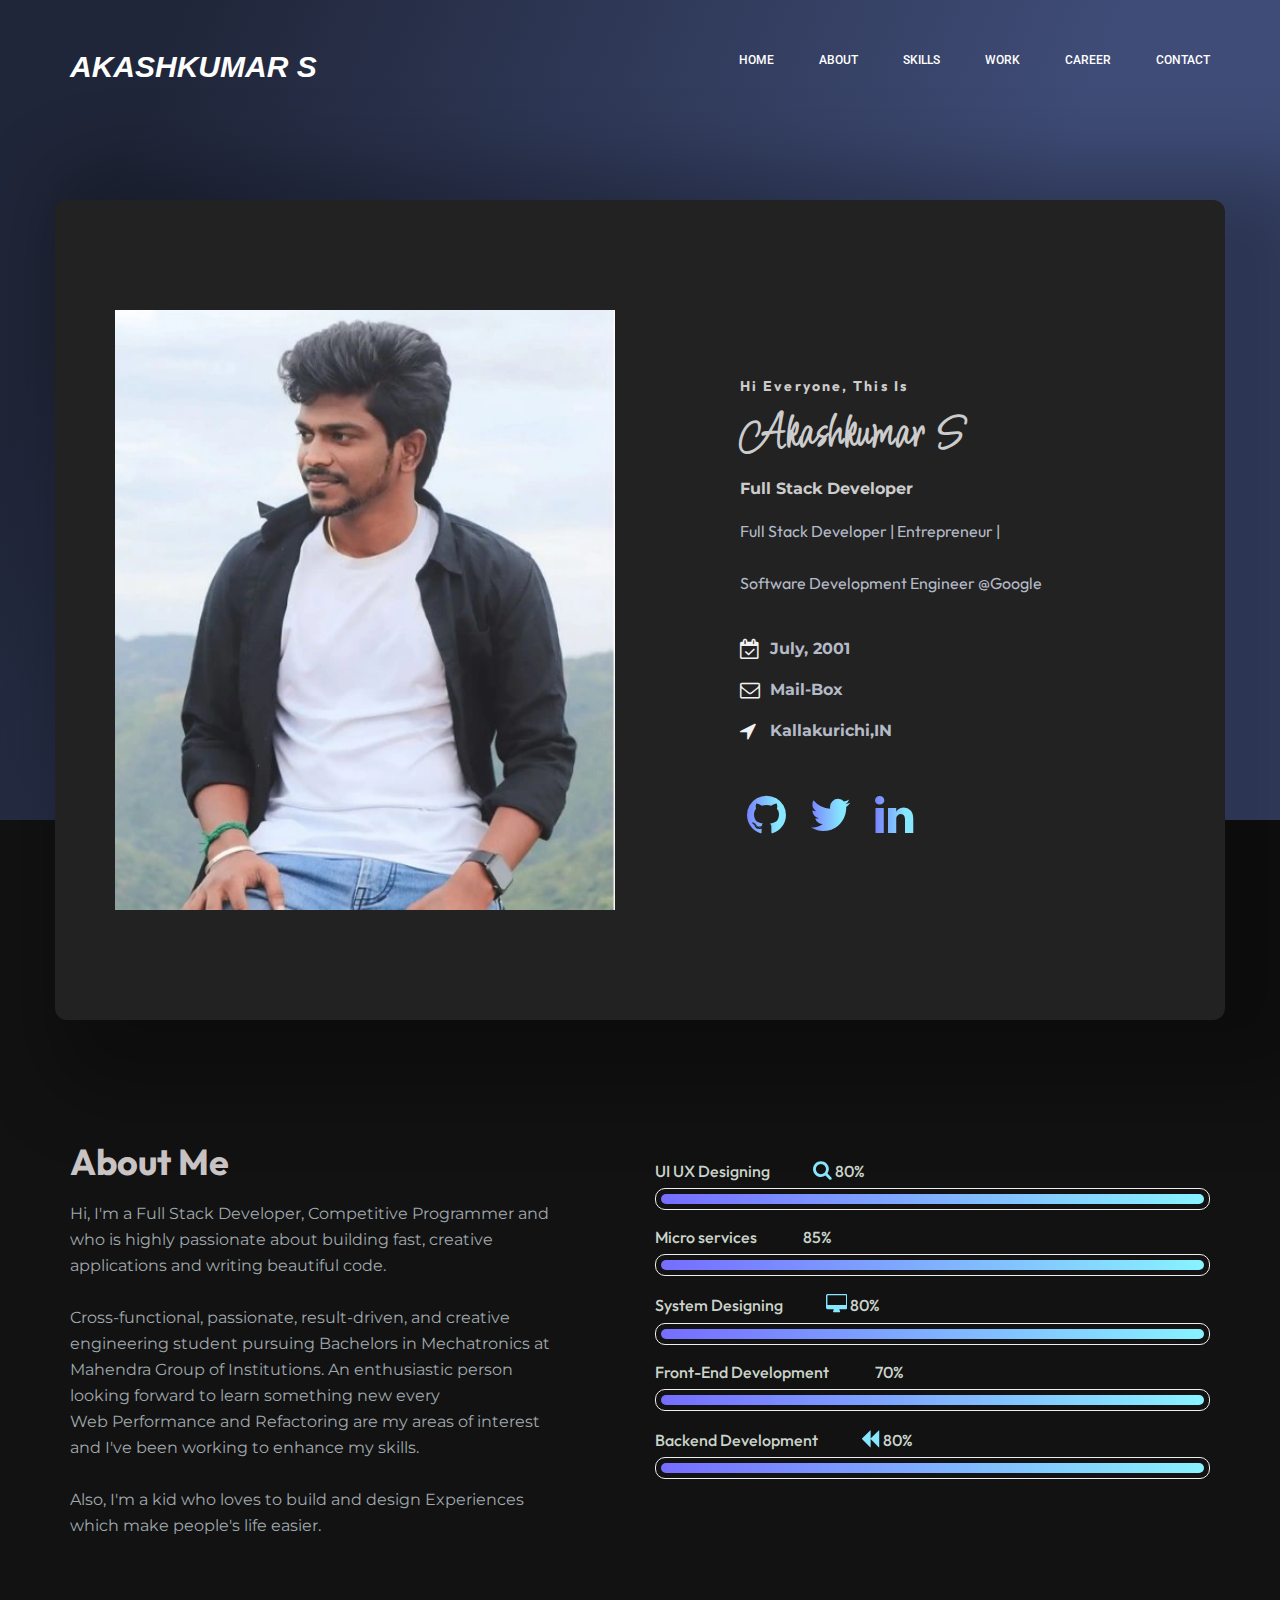
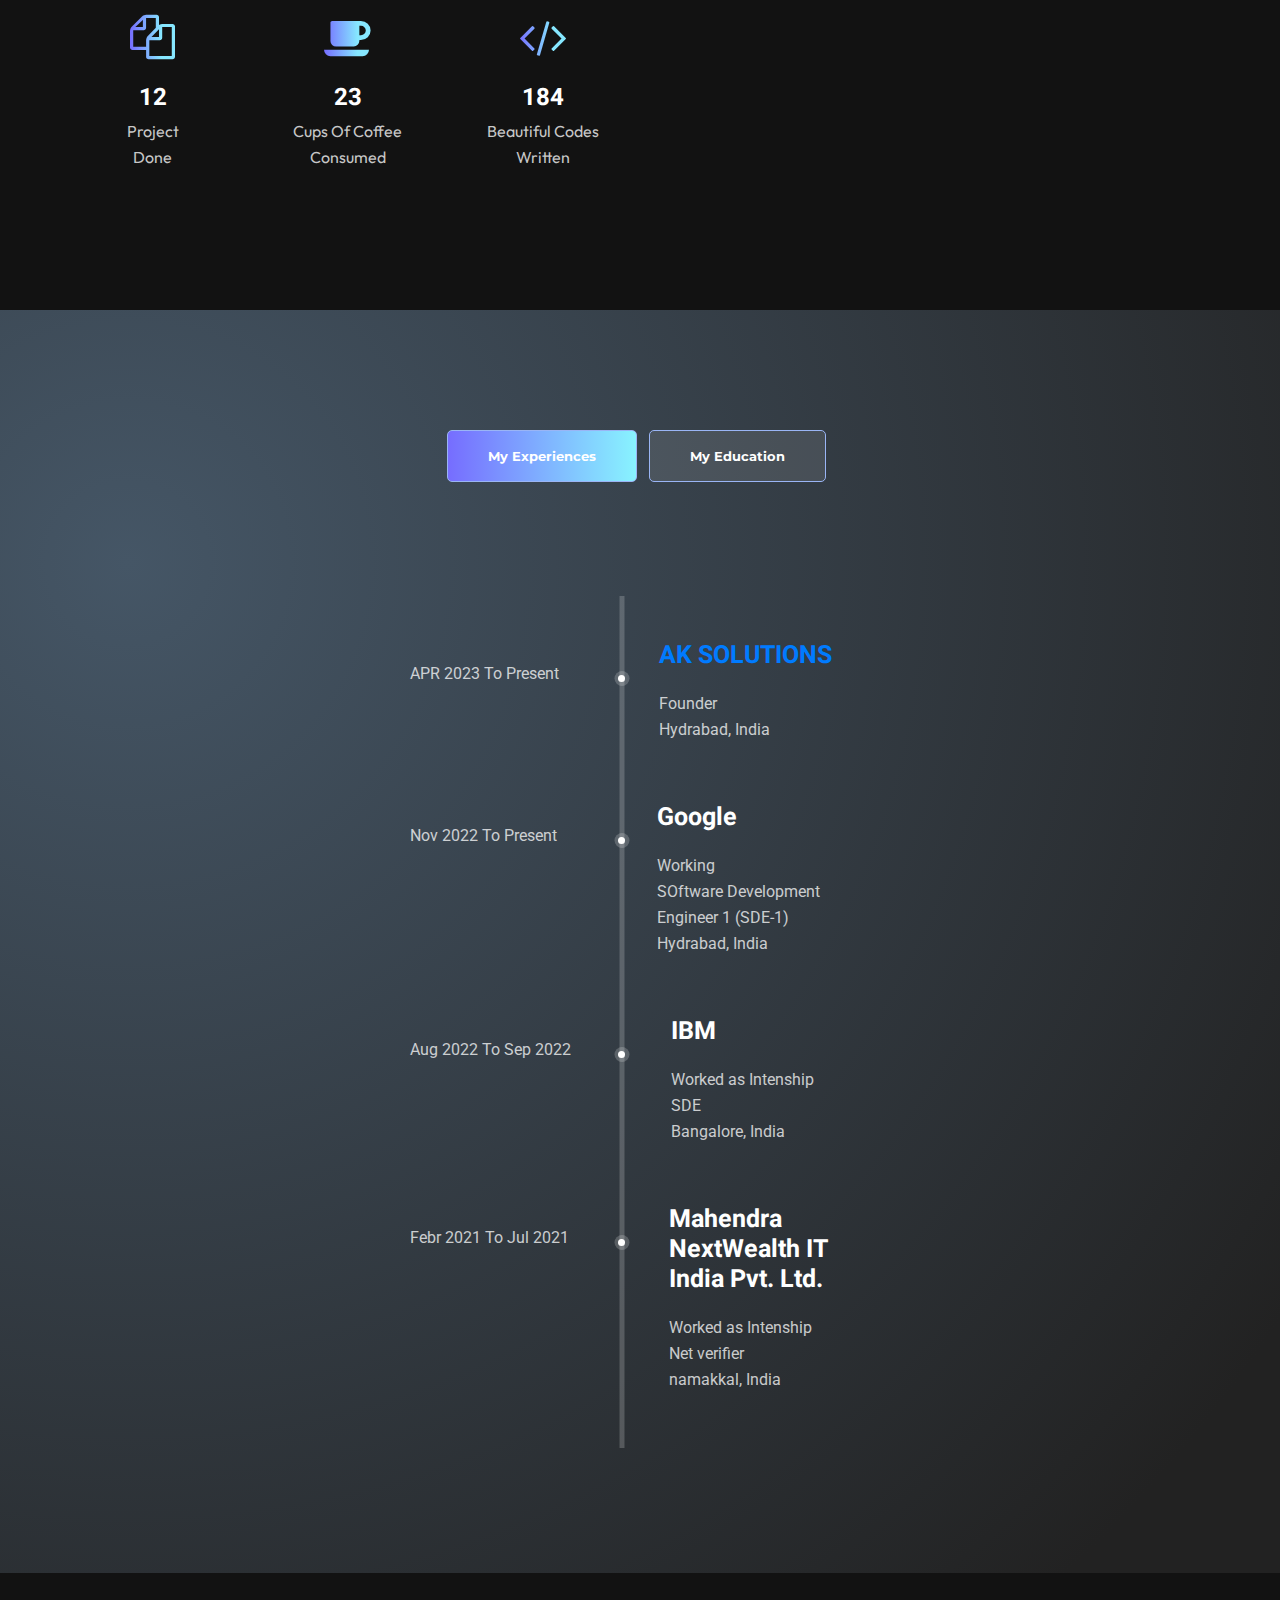
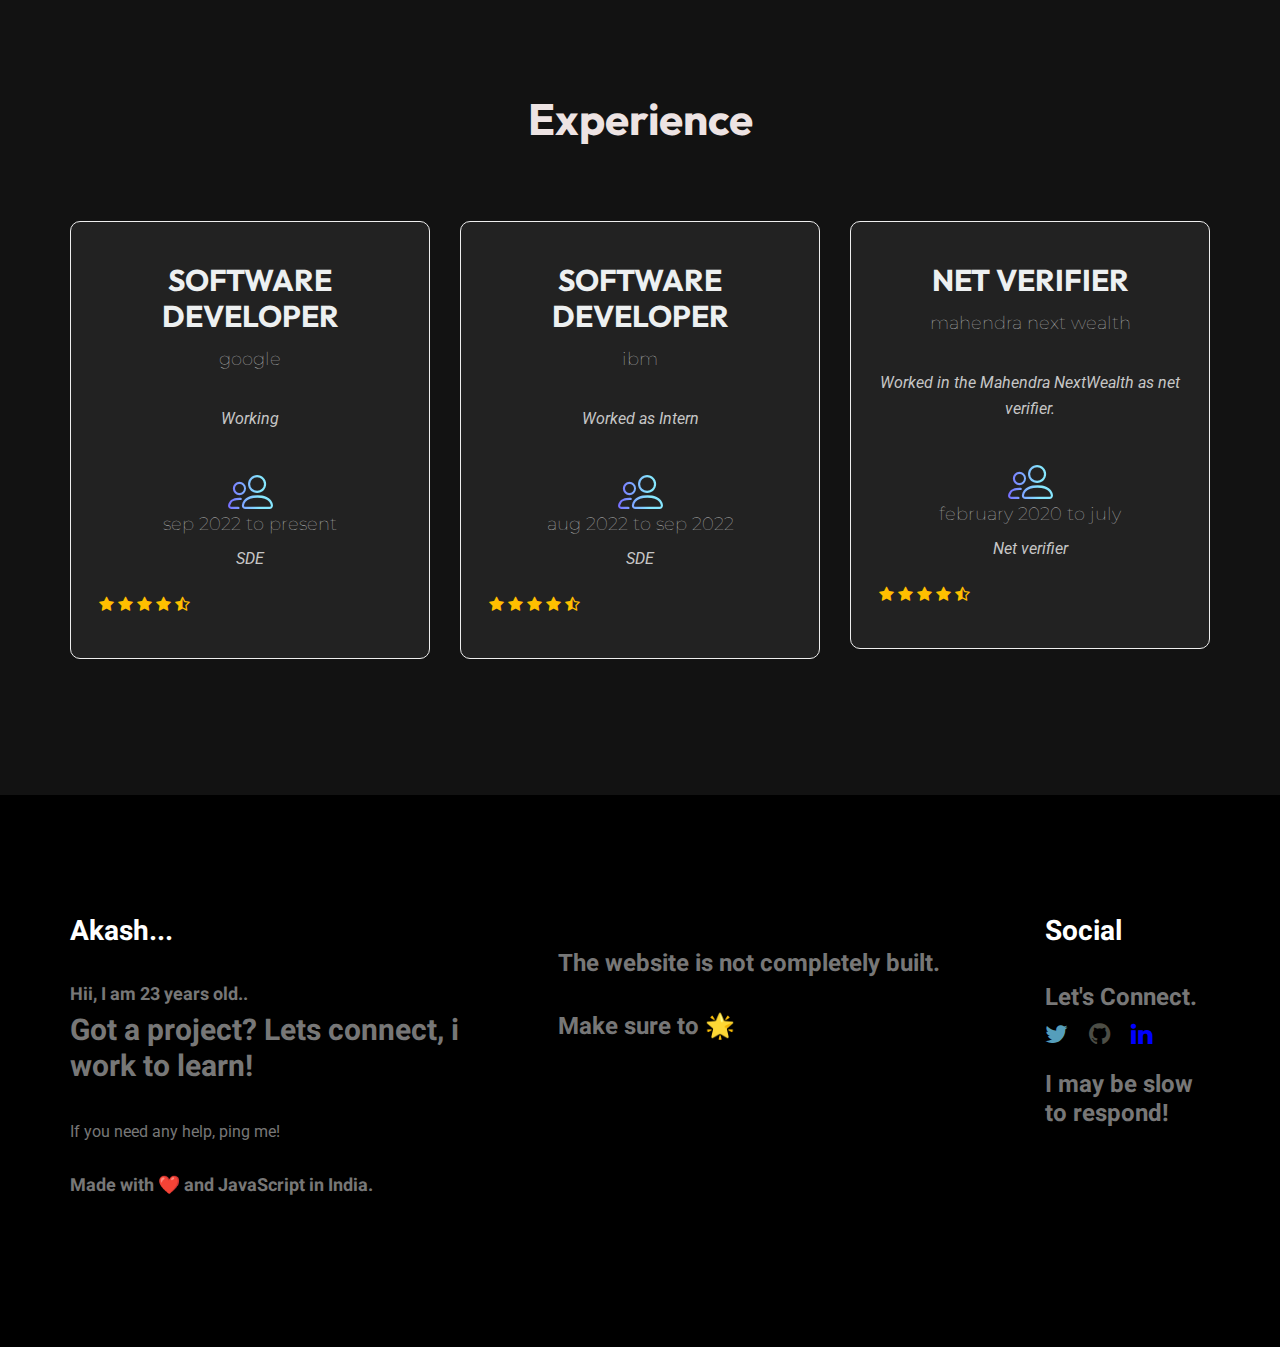
<file: index.html>
<!doctype html>
<html lang="en">
    <head>


		<!-- Global site tag (gtag.js) - Google Analytics -->
	<script async src="https://www.googletagmanager.com/gtag/js?id=UA-171620673-1"></script>
	<script>
 	 window.dataLayer = window.dataLayer || [];
 	 function gtag(){dataLayer.push(arguments);}
 	 gtag('js', new Date());

 	 gtag('config', 'UA-171620673-1');
	</script>

        <!-- Required meta tags -->
        <meta charset="utf-8">
        <meta name="viewport" content="width=device-width, initial-scale=1, shrink-to-fit=no">
        <link rel="icon" href="img/favicon.png" type="image/png">
        <title>AKASH2K01</title>

		<meta name="description" content="Akashkumar S Full Stack Developer Who Loves To Build With JavaScript"> 
		<meta property="og:title" content="About Akashkumar S"/>
		<meta property="og:url" content="https://akash2k011/" />
		<meta property="og:description" content="About Akashkumar S Full Stack Web Developer">
		<meta property="og:image" content="/image.png"/> 
		<meta property="og:type" content=”Portfolio” />

        <link rel="stylesheet" href="css/bootstrap.css">
        <link rel="stylesheet" href="vendors/linericon/style.css">
        <link rel="stylesheet" href="css/font-awesome.min.css">
        <link rel="stylesheet" href="vendors/owl-carousel/owl.carousel.min.css">
        <link rel="stylesheet" href="vendors/lightbox/simpleLightbox.css">
        <link rel="stylesheet" href="vendors/nice-select/css/nice-select.css">
        <link rel="stylesheet" href="vendors/animate-css/animate.css">
        <link rel="stylesheet" href="vendors/popup/magnific-popup.css">
        <link rel="stylesheet" href="css/style.css">
        <link rel="stylesheet" type="text/css" href="css/fonts.css">
		<link rel="stylesheet" href="css/responsive.css">
		
    </head>
    <body>
        
        <!--================Header Menu Area =================-->
        <header class="header_area">
            <div class="main_menu">
            	<nav class="navbar navbar-expand-lg navbar-light">
					<div class="container box_1620">
						<!-- Brand and toggle get grouped for better mobile display -->
					
						<a  class="navbar-brand logo_h" href="index.html"> <H2 class="logome">AKASHKUMAR S</H2> </a>
						<button class="navbar-toggler" type="button" data-toggle="collapse" data-target="#navbarSupportedContent" aria-controls="navbarSupportedContent" aria-expanded="false" aria-label="Toggle navigation">
							<span class="icon-bar"></span>
							<span class="icon-bar"></span>
							<span class="icon-bar"></span>
						</button>
						<!-- Collect the nav links, forms, and other content for toggling -->
						<div class="collapse navbar-collapse offset" id="navbarSupportedContent">
							<ul class="nav navbar-nav menu_nav ml-auto">
								<li class="nav-item active"><a class="nav-link" href="index.html">Home</a></li> 
								<li class="nav-item"><a class="nav-link" href="about-me.html">About</a></li> 
								<li class="nav-item"><a class="nav-link" href="skills.html">Skills</a></li> 
                                <li class="nav-item"><a class="nav-link" href="projects.html">Work</a></li>
								<li class="nav-item"><a class="nav-link" href="career.html">Career</a></li>
                                <li class="nav-item"><a class="nav-link" href="contact.html">Contact</a></li>
							</ul>
						</div> 
					</div>
            	</nav>
            </div>
		</header>
		

		
        <!--================Header Menu Area =================-->
        
        <!--================Home Banner Area =================-->
        <section class="home_banner_area">
			<div class="black_1">
           	<div class="container box_1620">
           		<div class="banner_inner d-flex align-items-center">
					<div class="banner_content">
						<div class="media">
							<div class="d-flex">
								<img src="img/personal.webp" alt="..." loading="lazy"  width="500" height="600" alt="main_image">
							</div>
							<div class="media-body">
								<div class="personal_text">
									<h5>Hi everyone, this is</h5>
									<div class="Hello"> <h3>Akashkumar s</h3> </div>
									<h4>Full Stack Developer</h4>

									<p>Full Stack Developer | Entrepreneur  | <br><br> Software Development Engineer @Google </p>
									
									
									
									<ul class="list basic_info">
										 <li><a href="https://calendar.google.com/calendar/r/week/2001/7/15" target="_blank"><i class="fa fa-calendar-check-o" aria-hidden="true"></i>July, 2001</a></li> 
										<li ><a href="mailto:akashkumar2k01@gmail.com" target="_blank" ><i class="fa fa-envelope-o" aria-hidden="true"></i>Mail-Box</a></li> 
										<li><a href="https://goo.gl/maps/48Kb84uVsXMwvXj46" target="_blank"><i class="fa fa-location-arrow" aria-hidden="true"></i> Kallakurichi,IN</a></li>
									</ul>



									<ul class="list personal_social">
										<li><a href="https://github.com/akash2k01" target="_blank"><i class="fa fa-github"></i></a></li>
										<li><a href="https://twitter.com/akash2k011" target=" _blank"><i class="fa fa-twitter"></i></a></li>
										<li><a href="https://www.linkedin.com/in/akash2k011/" target=" _blank"><i class="fa fa-linkedin"></i></a></li>

									</ul>
								</div>
							</div>
						</div>
					</div>
				</div>
			</div>
		</div>
        </section>
        <!--================End Home Banner Area =================-->
        
        <!--================Welcome Area =================-->
        <section class="welcome_area p_120">
        	<div class="container">
        		<div class="row welcome_inner">
        			<div class="col-lg-6">
        				<div class="welcome_text">
        					<h4>About Me</h4>
        					<p>Hi, I'm a Full Stack Developer, Competitive Programmer and  who is highly passionate about building fast, creative applications and writing beautiful code.<br>
								<br>Cross-functional, passionate, result-driven, and creative engineering student pursuing Bachelors in Mechatronics at Mahendra Group of Institutions. An enthusiastic person looking forward to learn something new every

								<br>Web Performance and Refactoring are my areas of interest and I've been working to enhance my skills.<br>
								
								<br>Also, I'm a kid who loves to build and design Experiences which make people's life easier.</p>
        					<div class="row">
        						<div class="col-md-4">
        							<div class="wel_item">
										<i class="fa fa-files-o" aria-hidden="true"></i>
        								<h4>12</h4>
        								<p> Project <br> Done
										</p>
        							</div>
        						</div>
        						<div class="col-md-4">
        							<div class="wel_item">
        								<i class="fa fa-coffee" aria-hidden="true"></i>
        								<h4>23</h4>
        								<p>Cups Of Coffee Consumed</p>
        							</div>
        						</div>
        						<div class="col-md-4">
        							<div class="wel_item">
        								<i class="fa fa-code" aria-hidden="true"></i>
        								<h4>184</h4>
        								<p>Beautiful Codes Written</p>
									</div>
									
        						</div>
							</div>
							
        				</div>
        			</div>
        			<div class="col-lg-6">
        				<div class="tools_expert">
        					<div class="skill_main">
																 
								<div class="skill_item">
									<h4> UI UX Designing   <i class="fa fa-search" aria-hidden="true"></i> <span class="counter"> 80</span>%</h4>
									<div class="progress_br">
										<div class="progress">
											<div class="progress-bar" role="progressbar" aria-valuenow="50" aria-valuemin="0" aria-valuemax="100"></div>
										</div>
									</div>
								</div>
								<div class="skill_item">
									<h4> Micro services  <i class="fa fa-microchip" ></i> <span class="counter"> 85</span>%</h4>
									<div class="progress_br">
										<div class="progress">
											<div class="progress-bar" role="progressbar" aria-valuenow="90" aria-valuemin="0" aria-valuemax="100"></div>
										</div>
									</div>
								</div>
								<div class="skill_item">
									<h4> System Designing  <i class="fa fa-desktop" ></i><span class="counter"> 80</span>% </h4>
									<div class="progress_br">
										<div class="progress">
											<div class="progress-bar" role="progressbar" aria-valuenow="85" aria-valuemin="0" aria-valuemax="100"></div>
										</div>
									</div>
								</div>
								<div class="skill_item">
									<h4> Front-End Development <i class="fa fa-font-awesome" > </i> <span class="counter">70</span>%</h4>
									<div class="progress_br">
										<div class="progress">
											<div class="progress-bar" role="progressbar" aria-valuenow="80" aria-valuemin="0" aria-valuemax="100"></div>
										</div>
									</div>
								</div>

								<div class="skill_item">
									<h4>Backend Development <i class="fa fa-backward" ></i> <span class="counter">80</span>%</h4>
									<div class="progress_br">
										<div class="progress">
											<div class="progress-bar" role="progressbar" aria-valuenow="80" aria-valuemin="0" aria-valuemax="100"></div>
										</div>
									</div>
								</div>
							</div>
        				</div>
					</div>
					


        		</div>
        	</div>
        </section>
        <!--================End Welcome Area =================-->
        
        <!--================My Tabs Area =================-->
        <section class="mytabs_area p_120">
        	<div class="container">
        		<div class="tabs_inner">
					<ul class="nav nav-tabs" id="myTab" role="tablist">
						<li class="nav-item">
							<a class="nav-link active" id="home-tab" data-toggle="tab" href="#home" role="tab" aria-controls="home" aria-selected="true">My Experiences</a>
						</li>
						<li class="nav-item">
							<a class="nav-link" id="profile-tab" data-toggle="tab" href="#profile" role="tab" aria-controls="profile" aria-selected="false">My Education</a>
						</li>
					</ul>
					<div class="tab-content" id="myTabContent">
						<div class="tab-pane fade show active" id="home" role="tabpanel" aria-labelledby="home-tab">
							<ul class="list">
								<li>
									<span></span>
									<div class="media">
										<div class="d-flex">
											<p>APR 2023 To Present</p>
										</div>
										<div class="media-body">
											<h4><a href="https://akash2k01.github.io/AK-SOLUTIONS-LIMITED/index.html">AK SOLUTIONS</a></h4>
											<p>Founder<br> Hydrabad, India</p>
										</div>
									</div>
								</li>
								<li>
								<li>
									<span></span>
									<div class="media">
										<div class="d-flex">
											<p>Nov 2022 To Present</p>
										</div>
										<div class="media-body">
											<h4>Google </h4>
											<p>Working<br />SOftware Development Engineer 1 (SDE-1)<br> Hydrabad, India</p>
										</div>
									</div>
								</li>
								<li>
									<span></span>
									<div class="media">
										<div class="d-flex">
											<p>Aug 2022 To Sep 2022</p>
										</div>
										<div class="media-body">
											<h4>IBM </h4>
											<p>Worked as Intenship <br />SDE<br> Bangalore, India</p>
										</div>
									</div>
								</li>
								<li>
									<span></span>
									<div class="media">
										<div class="d-flex">
											<p>Febr 2021 To Jul 2021</p>
										</div>
										<div class="media-body">
											<h4>Mahendra NextWealth IT India Pvt. Ltd. </h4>
											<p>Worked as Intenship <br />Net verifier<br> namakkal, India</p>
										</div>
									</div>
								</li>
								
								
								
							</ul>
						</div>
						<div class="tab-pane fade" id="profile" role="tabpanel" aria-labelledby="profile-tab">
							<ul class="list">
								<li>
									<span></span>
									<div class="media">
										<div class="d-flex">
											<p>Aug 2019 To present</p>
										</div>
										<div class="media-body">
											<h4>B.E | Graduation </h4>
											<p>Mechatronics Engineer <br />Mahendra Engineering College,Namakkal</p>
											
										</div>
									</div>
								</li>
								<li>
									<span></span>
									<div class="media">
										<div class="d-flex">
											<p>Mar 2017 To Mar 2019</p>
										</div>
										<div class="media-body">
											<h4>Higher Secondary Education </h4>
											<p> MATHS-BIOLOGY STREAM <br />Paavendhar matric higher secondary school,Attur</p>
										</div>
									</div>
								</li>
								<li>
								<span></span>
									<div class="media">
										<div class="d-flex">
											<p>Mar 2016 To Mar 2017</p>
										</div>
										<div class="media-body">
											<h4>SSLC</h4>
											<p>  Bharathidasan Matric School,Eliyathur. </p>
										</div>
									</div>
								</li>
							</ul>
						</div>

					</div>
        		</div>
        	</div>
        </section>
        <!--================End My Tabs Area =================-->
       
        
        </section>
        <!--================End Home Gallery Area =================-->
        
        <!--================Testimonials Area =================-->
      <section class="testimonials_area p_120">
        	<div class="container">
        		
				<div class="main_title">
        			 <h1> Experience  </h1>
        			
				</div>
        		 <div class="testi_inner">
					<div class="testi_slider owl-carousel">
						<div class="item">
							
							<div class="testi_item">
								<h3>SOFTWARE DEVELOPER</h3>  <h4>GOOGLE</h4>  <p><br>Working</p>
								
										
										<div class="wel_item1">
											<i class="lnr lnr-users"></i>
											<h4>Sep 2022 To Present</h4>
											<p>SDE</p>
										</div>
								<a href="#"><i class="fa fa-star"></i></a>
								<a href="#"><i class="fa fa-star"></i></a>
								<a href="#"><i class="fa fa-star"></i></a>
								<a href="#"><i class="fa fa-star"></i></a>
								<a href="#"><i class="fa fa-star-half-o"></i></a>
							</div>
						</div>
						<div class="item">
							
							<div class="testi_item">
								<h3>SOFTWARE DEVELOPER</h3>  <h4>IBM</h4>  <p><br>Worked as Intern</p>
								
										
										<div class="wel_item1">
											<i class="lnr lnr-users"></i>
											<h4>Aug 2022 To Sep 2022</h4>
											<p>SDE</p>
										</div>
								<a href="#"><i class="fa fa-star"></i></a>
								<a href="#"><i class="fa fa-star"></i></a>
								<a href="#"><i class="fa fa-star"></i></a>
								<a href="#"><i class="fa fa-star"></i></a>
								<a href="#"><i class="fa fa-star-half-o"></i></a>
							</div>
						</div>
						<div class="item">
							<div class="testi_item">
								<h3>NET VERIFIER</h3>  <h4>MAHENDRA NEXT WEALTH</h4>  <p><br>Worked in the Mahendra NextWealth as net verifier.</p>
								
										
										<div class="wel_item1">
											<i class="lnr lnr-users"></i>
											<h4>February 2020 To July</h4>
											<p>Net verifier</p>
										</div>
								<a href="#"><i class="fa fa-star"></i></a>
								<a href="#"><i class="fa fa-star"></i></a>
								<a href="#"><i class="fa fa-star"></i></a>
								<a href="#"><i class="fa fa-star"></i></a>
								<a href="#"><i class="fa fa-star-half-o"></i></a>
							</div>
						</div>


						<div class="item">
							<div class="testi_item">
								<h3>UI UX </h3> 
								<h4>Designer</h4>
								<br>
								<br>
								<p> Created My first websit and app for My School.</p>
								
								

        							<div class="wel_item1">
        								<i class="lnr lnr-users"></i>
        								<h4>May 2020 To Present</h4>
        								<p>UI UX Designer</p>
									</div>
								<a href="#"><i class="fa fa-star"></i></a>
								<a href="#"><i class="fa fa-star"></i></a>
								<a href="#"><i class="fa fa-star"></i></a>
								<a href="#"><i class="fa fa-star"></i></a>
								<a href="#"><i class="fa fa-star-half-o"></i></a>
							</div>
						</div>
					</div>
        		</div> 
        	</div>
        </section>  
        <!--================End Testimonials Area =================-->
        
        <!--================Footer Area =================-->
        <footer class="footer_area p_120">
        	<div class="container">
        		<div class="row footer_inner">
					<div class="col-lg-5 col-sm-6">
        				<aside class="f_widget ab_widget">
        					<div class="f_title">
        						<h2>Akash...</h2>
        					</div>
							<p> <h4> Hii, I am 23 years old..<br>  </h4>
							<h2> Got a project? Lets connect, i work to learn!</h2>
														
							<br>If you need any help, ping me! 
							</p>
							<p><h4>Made with ❤️️ and JavaScript in India.</h4></p>
							
        				</aside>
        			</div>
					<div class="col-lg-5 col-sm-6">
        				<aside class="f_widget news_widget">
        					<div class="f_title">
        				</div>
							<h3>The website is not completely built.</h3>
							<div class="asside1"> 
							<br><h3>Make sure to 🌟</h3> </div>
        				</aside>
        			</div>
        			<div class="col-lg-2">
        				<aside class="f_widget social_widget">
        					<div class="f_title">
        						<h2>Social</h2>
        					</div>
        					<p><h3>Let's Connect. </h3></p>
        					<ul class="list">
        						<!-- <li><a href="#"><i class="fa fa-youtube"></i></a></li> -->
								<li><a href="https://twitter.com/akash2k011" style="color: rgb(85, 158, 187);"><i class="fa fa-twitter"></i></a></li>
								<li><a href="https://github.com/akash2k01" style="color: rgb(76, 77, 69);"><i class="fa fa-github"></i></a></li>
        						<li><a href="https://www.linkedin.com/in/akash2k011/" style="color: blue;"><i class="fa fa-linkedin"></i></a></li>
								<!-- <li><a href=""><i class="fa fa-instagram"></i></a></li> -->
								
							</ul>

							<h3 style="margin-top:20px ;">I may be slow to respond! <br> 
        				</aside>
        			</div>
        		</div>
        	</div>
        </footer>
        <!--================End Footer Area =================-->
        
        
        
        
        
        
        <!-- Optional JavaScript -->
        <!-- jQuery first, then Popper.js, then Bootstrap JS -->
        <script src="js/jquery-3.3.1.min.js"></script>
        <script src="js/popper.js"></script>
        <script src="js/bootstrap.min.js"></script>
        <script src="js/stellar.js"></script>
        <script src="vendors/lightbox/simpleLightbox.min.js"></script>
        <script src="vendors/nice-select/js/jquery.nice-select.min.js"></script>
        <script src="vendors/isotope/imagesloaded.pkgd.min.js"></script>
        <script src="vendors/isotope/isotope.pkgd.min.js"></script>
        <script src="vendors/owl-carousel/owl.carousel.min.js"></script>
        <script src="vendors/popup/jquery.magnific-popup.min.js"></script>
        <script src="js/theme.js"></script>
    </body>
</html>
</file>
<file: vendors/linericon/style.css>
@font-face {
	font-family: 'Linearicons-Free';
	src:url('fonts/Linearicons-Free.eot?w118d');
	src:url('fonts/Linearicons-Free.eot?#iefixw118d') format('embedded-opentype'),
		url('fonts/Linearicons-Free.woff2?w118d') format('woff2'),
		url('fonts/Linearicons-Free.woff?w118d') format('woff'),
		url('fonts/Linearicons-Free.ttf?w118d') format('truetype'),
		url('fonts/Linearicons-Free.svg?w118d#Linearicons-Free') format('svg');
	font-weight: normal;
	font-style: normal;
}

.lnr {
	font-family: 'Linearicons-Free';
	speak: none;
	font-style: normal;
	font-weight: normal;
	font-variant: normal;
	text-transform: none;
	line-height: 1;

	/* Better Font Rendering =========== */
	-webkit-font-smoothing: antialiased;
	-moz-osx-font-smoothing: grayscale;
}

.lnr-home:before {
	content: "\e800";
}
.lnr-apartment:before {
	content: "\e801";
}
.lnr-pencil:before {
	content: "\e802";
}
.lnr-magic-wand:before {
	content: "\e803";
}
.lnr-drop:before {
	content: "\e804";
}
.lnr-lighter:before {
	content: "\e805";
}
.lnr-poop:before {
	content: "\e806";
}
.lnr-sun:before {
	content: "\e807";
}
.lnr-moon:before {
	content: "\e808";
}
.lnr-cloud:before {
	content: "\e809";
}
.lnr-cloud-upload:before {
	content: "\e80a";
}
.lnr-cloud-download:before {
	content: "\e80b";
}
.lnr-cloud-sync:before {
	content: "\e80c";
}
.lnr-cloud-check:before {
	content: "\e80d";
}
.lnr-database:before {
	content: "\e80e";
}
.lnr-lock:before {
	content: "\e80f";
}
.lnr-cog:before {
	content: "\e810";
}
.lnr-trash:before {
	content: "\e811";
}
.lnr-dice:before {
	content: "\e812";
}
.lnr-heart:before {
	content: "\e813";
}
.lnr-star:before {
	content: "\e814";
}
.lnr-star-half:before {
	content: "\e815";
}
.lnr-star-empty:before {
	content: "\e816";
}
.lnr-flag:before {
	content: "\e817";
}
.lnr-envelope:before {
	content: "\e818";
}
.lnr-paperclip:before {
	content: "\e819";
}
.lnr-inbox:before {
	content: "\e81a";
}
.lnr-eye:before {
	content: "\e81b";
}
.lnr-printer:before {
	content: "\e81c";
}
.lnr-file-empty:before {
	content: "\e81d";
}
.lnr-file-add:before {
	content: "\e81e";
}
.lnr-enter:before {
	content: "\e81f";
}
.lnr-exit:before {
	content: "\e820";
}
.lnr-graduation-hat:before {
	content: "\e821";
}
.lnr-license:before {
	content: "\e822";
}
.lnr-music-note:before {
	content: "\e823";
}
.lnr-film-play:before {
	content: "\e824";
}
.lnr-camera-video:before {
	content: "\e825";
}
.lnr-camera:before {
	content: "\e826";
}
.lnr-picture:before {
	content: "\e827";
}
.lnr-book:before {
	content: "\e828";
}
.lnr-bookmark:before {
	content: "\e829";
}
.lnr-user:before {
	content: "\e82a";
}
.lnr-users:before {
	content: "\e82b";
}
.lnr-shirt:before {
	content: "\e82c";
}
.lnr-store:before {
	content: "\e82d";
}
.lnr-cart:before {
	content: "\e82e";
}
.lnr-tag:before {
	content: "\e82f";
}
.lnr-phone-handset:before {
	content: "\e830";
}
.lnr-phone:before {
	content: "\e831";
}
.lnr-pushpin:before {
	content: "\e832";
}
.lnr-map-marker:before {
	content: "\e833";
}
.lnr-map:before {
	content: "\e834";
}
.lnr-location:before {
	content: "\e835";
}
.lnr-calendar-full:before {
	content: "\e836";
}
.lnr-keyboard:before {
	content: "\e837";
}
.lnr-spell-check:before {
	content: "\e838";
}
.lnr-screen:before {
	content: "\e839";
}
.lnr-smartphone:before {
	content: "\e83a";
}
.lnr-tablet:before {
	content: "\e83b";
}
.lnr-laptop:before {
	content: "\e83c";
}
.lnr-laptop-phone:before {
	content: "\e83d";
}
.lnr-power-switch:before {
	content: "\e83e";
}
.lnr-bubble:before {
	content: "\e83f";
}
.lnr-heart-pulse:before {
	content: "\e840";
}
.lnr-construction:before {
	content: "\e841";
}
.lnr-pie-chart:before {
	content: "\e842";
}
.lnr-chart-bars:before {
	content: "\e843";
}
.lnr-gift:before {
	content: "\e844";
}
.lnr-diamond:before {
	content: "\e845";
}
.lnr-linearicons:before {
	content: "\e846";
}
.lnr-dinner:before {
	content: "\e847";
}
.lnr-coffee-cup:before {
	content: "\e848";
}
.lnr-leaf:before {
	content: "\e849";
}
.lnr-paw:before {
	content: "\e84a";
}
.lnr-rocket:before {
	content: "\e84b";
}
.lnr-briefcase:before {
	content: "\e84c";
}
.lnr-bus:before {
	content: "\e84d";
}
.lnr-car:before {
	content: "\e84e";
}
.lnr-train:before {
	content: "\e84f";
}
.lnr-bicycle:before {
	content: "\e850";
}
.lnr-wheelchair:before {
	content: "\e851";
}
.lnr-select:before {
	content: "\e852";
}
.lnr-earth:before {
	content: "\e853";
}
.lnr-smile:before {
	content: "\e854";
}
.lnr-sad:before {
	content: "\e855";
}
.lnr-neutral:before {
	content: "\e856";
}
.lnr-mustache:before {
	content: "\e857";
}
.lnr-alarm:before {
	content: "\e858";
}
.lnr-bullhorn:before {
	content: "\e859";
}
.lnr-volume-high:before {
	content: "\e85a";
}
.lnr-volume-medium:before {
	content: "\e85b";
}
.lnr-volume-low:before {
	content: "\e85c";
}
.lnr-volume:before {
	content: "\e85d";
}
.lnr-mic:before {
	content: "\e85e";
}
.lnr-hourglass:before {
	content: "\e85f";
}
.lnr-undo:before {
	content: "\e860";
}
.lnr-redo:before {
	content: "\e861";
}
.lnr-sync:before {
	content: "\e862";
}
.lnr-history:before {
	content: "\e863";
}
.lnr-clock:before {
	content: "\e864";
}
.lnr-download:before {
	content: "\e865";
}
.lnr-upload:before {
	content: "\e866";
}
.lnr-enter-down:before {
	content: "\e867";
}
.lnr-exit-up:before {
	content: "\e868";
}
.lnr-bug:before {
	content: "\e869";
}
.lnr-code:before {
	content: "\e86a";
}
.lnr-link:before {
	content: "\e86b";
}
.lnr-unlink:before {
	content: "\e86c";
}
.lnr-thumbs-up:before {
	content: "\e86d";
}
.lnr-thumbs-down:before {
	content: "\e86e";
}
.lnr-magnifier:before {
	content: "\e86f";
}
.lnr-cross:before {
	content: "\e870";
}
.lnr-menu:before {
	content: "\e871";
}
.lnr-list:before {
	content: "\e872";
}
.lnr-chevron-up:before {
	content: "\e873";
}
.lnr-chevron-down:before {
	content: "\e874";
}
.lnr-chevron-left:before {
	content: "\e875";
}
.lnr-chevron-right:before {
	content: "\e876";
}
.lnr-arrow-up:before {
	content: "\e877";
}
.lnr-arrow-down:before {
	content: "\e878";
}
.lnr-arrow-left:before {
	content: "\e879";
}
.lnr-arrow-right:before {
	content: "\e87a";
}
.lnr-move:before {
	content: "\e87b";
}
.lnr-warning:before {
	content: "\e87c";
}
.lnr-question-circle:before {
	content: "\e87d";
}
.lnr-menu-circle:before {
	content: "\e87e";
}
.lnr-checkmark-circle:before {
	content: "\e87f";
}
.lnr-cross-circle:before {
	content: "\e880";
}
.lnr-plus-circle:before {
	content: "\e881";
}
.lnr-circle-minus:before {
	content: "\e882";
}
.lnr-arrow-up-circle:before {
	content: "\e883";
}
.lnr-arrow-down-circle:before {
	content: "\e884";
}
.lnr-arrow-left-circle:before {
	content: "\e885";
}
.lnr-arrow-right-circle:before {
	content: "\e886";
}
.lnr-chevron-up-circle:before {
	content: "\e887";
}
.lnr-chevron-down-circle:before {
	content: "\e888";
}
.lnr-chevron-left-circle:before {
	content: "\e889";
}
.lnr-chevron-right-circle:before {
	content: "\e88a";
}
.lnr-crop:before {
	content: "\e88b";
}
.lnr-frame-expand:before {
	content: "\e88c";
}
.lnr-frame-contract:before {
	content: "\e88d";
}
.lnr-layers:before {
	content: "\e88e";
}
.lnr-funnel:before {
	content: "\e88f";
}
.lnr-text-format:before {
	content: "\e890";
}
.lnr-text-format-remove:before {
	content: "\e891";
}
.lnr-text-size:before {
	content: "\e892";
}
.lnr-bold:before {
	content: "\e893";
}
.lnr-italic:before {
	content: "\e894";
}
.lnr-underline:before {
	content: "\e895";
}
.lnr-strikethrough:before {
	content: "\e896";
}
.lnr-highlight:before {
	content: "\e897";
}
.lnr-text-align-left:before {
	content: "\e898";
}
.lnr-text-align-center:before {
	content: "\e899";
}
.lnr-text-align-right:before {
	content: "\e89a";
}
.lnr-text-align-justify:before {
	content: "\e89b";
}
.lnr-line-spacing:before {
	content: "\e89c";
}
.lnr-indent-increase:before {
	content: "\e89d";
}
.lnr-indent-decrease:before {
	content: "\e89e";
}
.lnr-pilcrow:before {
	content: "\e89f";
}
.lnr-direction-ltr:before {
	content: "\e8a0";
}
.lnr-direction-rtl:before {
	content: "\e8a1";
}
.lnr-page-break:before {
	content: "\e8a2";
}
.lnr-sort-alpha-asc:before {
	content: "\e8a3";
}
.lnr-sort-amount-asc:before {
	content: "\e8a4";
}
.lnr-hand:before {
	content: "\e8a5";
}
.lnr-pointer-up:before {
	content: "\e8a6";
}
.lnr-pointer-right:before {
	content: "\e8a7";
}
.lnr-pointer-down:before {
	content: "\e8a8";
}
.lnr-pointer-left:before {
	content: "\e8a9";
}
</file>
<file: vendors/nice-select/css/nice-select.css>
.nice-select {
  -webkit-tap-highlight-color: transparent;
  background-color: #fff;
  border-radius: 5px;
  border: solid 1px #e8e8e8;
  box-sizing: border-box;
  clear: both;
  cursor: pointer;
  display: block;
  float: left;
  font-family: inherit;
  font-size: 14px;
  font-weight: normal;
  height: 42px;
  line-height: 40px;
  outline: none;
  padding-left: 18px;
  padding-right: 30px;
  position: relative;
  text-align: left !important;
  -webkit-transition: all 0.2s ease-in-out;
  transition: all 0.2s ease-in-out;
  -webkit-user-select: none;
     -moz-user-select: none;
      -ms-user-select: none;
          user-select: none;
  white-space: nowrap;
  width: auto; }
  .nice-select:hover {
    border-color: #dbdbdb; }
  .nice-select:active, .nice-select.open, .nice-select:focus {
    border-color: #999; }
  .nice-select:after {
    border-bottom: 2px solid #999;
    border-right: 2px solid #999;
    content: '';
    display: block;
    height: 5px;
    margin-top: -4px;
    pointer-events: none;
    position: absolute;
    right: 12px;
    top: 50%;
    -webkit-transform-origin: 66% 66%;
        -ms-transform-origin: 66% 66%;
            transform-origin: 66% 66%;
    -webkit-transform: rotate(45deg);
        -ms-transform: rotate(45deg);
            transform: rotate(45deg);
    -webkit-transition: all 0.15s ease-in-out;
    transition: all 0.15s ease-in-out;
    width: 5px; }
  .nice-select.open:after {
    -webkit-transform: rotate(-135deg);
        -ms-transform: rotate(-135deg);
            transform: rotate(-135deg); }
  .nice-select.open .list {
    opacity: 1;
    pointer-events: auto;
    -webkit-transform: scale(1) translateY(0);
        -ms-transform: scale(1) translateY(0);
            transform: scale(1) translateY(0); }
  .nice-select.disabled {
    border-color: #ededed;
    color: #999;
    pointer-events: none; }
    .nice-select.disabled:after {
      border-color: #cccccc; }
  .nice-select.wide {
    width: 100%; }
    .nice-select.wide .list {
      left: 0 !important;
      right: 0 !important; }
  .nice-select.right {
    float: right; }
    .nice-select.right .list {
      left: auto;
      right: 0; }
  .nice-select.small {
    font-size: 12px;
    height: 36px;
    line-height: 34px; }
    .nice-select.small:after {
      height: 4px;
      width: 4px; }
    .nice-select.small .option {
      line-height: 34px;
      min-height: 34px; }
  .nice-select .list {
    background-color: #fff;
    border-radius: 5px;
    box-shadow: 0 0 0 1px rgba(68, 68, 68, 0.11);
    box-sizing: border-box;
    margin-top: 4px;
    opacity: 0;
    overflow: hidden;
    padding: 0;
    pointer-events: none;
    position: absolute;
    top: 100%;
    left: 0;
    -webkit-transform-origin: 50% 0;
        -ms-transform-origin: 50% 0;
            transform-origin: 50% 0;
    -webkit-transform: scale(0.75) translateY(-21px);
        -ms-transform: scale(0.75) translateY(-21px);
            transform: scale(0.75) translateY(-21px);
    -webkit-transition: all 0.2s cubic-bezier(0.5, 0, 0, 1.25), opacity 0.15s ease-out;
    transition: all 0.2s cubic-bezier(0.5, 0, 0, 1.25), opacity 0.15s ease-out;
    z-index: 9; }
    .nice-select .list:hover .option:not(:hover) {
      background-color: transparent !important; }
  .nice-select .option {
    cursor: pointer;
    font-weight: 400;
    line-height: 40px;
    list-style: none;
    min-height: 40px;
    outline: none;
    padding-left: 18px;
    padding-right: 29px;
    text-align: left;
    -webkit-transition: all 0.2s;
    transition: all 0.2s; }
    .nice-select .option:hover, .nice-select .option.focus, .nice-select .option.selected.focus {
      background-color: #f6f6f6; }
    .nice-select .option.selected {
      font-weight: bold; }
    .nice-select .option.disabled {
      background-color: transparent;
      color: #999;
      cursor: default; }

.no-csspointerevents .nice-select .list {
  display: none; }

.no-csspointerevents .nice-select.open .list {
  display: block; }
</file>
<file: css/style.css>
/*=====================================================================

@Default Styles

Table of Content:
01/ Variables
02/ predefin
03/ header
04/ button
05/ banner
06/ breadcrumb
07/ about
08/ team
09/ project  
11/ team 
12/ blog 
13/ video  
14/ features  
15/ career  
16/ contact 
17/ footer

=====================================================================*/
/*----------------------------------------------------*/
/*font Variables*/
/*Color Variables*/
/*=================== fonts ====================*/
@import url("https://fonts.googleapis.com/css?family=Heebo:300,400,700,900|Roboto:300,400,500,700");
/*---------------------------------------------------- */
/*----------------------------------------------------*/

.logome
{
  margin-top: 13px;
  margin-bottom: 0px;
  font-family: 'Segoe UI', Tahoma, Geneva, Verdana, sans-serif;
  font-style: oblique;
  font-weight: bolder;
  color: white;

}
.list {
  list-style: none;
  margin: 0px;
  padding: 0px; 

}

a {
  text-decoration: none;
  transition: all 0.3s ease-in-out; }
  a:hover, a:focus {
    text-decoration: none;
    outline: none; }

.row.m0 {
  margin: 0px; }

body {
  line-height: 26px;
  font-size: 16px;
  font-family: "Roboto", sans-serif;
  font-weight: normal;
  color: #777777; }

h1, h2, h3, h4, h5, h6 {
  font-family: "Heebo", sans-serif;
  font-weight: bold; }

button:focus {
  outline: none;
  box-shadow: none; }

.p0 {
  padding-left: 0px;
  padding-right: 0px; }

.p_120 {
  padding-top: 120px;
  padding-bottom: 120px; }

.p_100 {
  padding-top: 100px;
  padding-bottom: 100px; }

.pad_top {
  padding-top: 120px; }

.pad_bt {
  padding-bottom: 120px; }

.mt-25 {
  margin-top: 25px; }

@media (min-width: 1200px) {
  .container {
    max-width: 1170px; } }

@media (min-width: 1620px) {
  .box_1620 {
    max-width: 1620px;
    margin: auto;
    width: 100%;
    padding-left: 0px;
    padding-right: 0px; } }
/* Main Title Area css
============================================================================================ */
.main_title {
  text-align: center;
  max-width: 670px;
  margin: 0px auto 75px; }
  .main_title h2 {
    font-family: "Heebo", sans-serif;
    font-size: 36px;
    color: #bbbaba;
    margin-bottom: 15px;
    text-transform: uppercase; }
    .main_title h1 {
      font-family: "Outfit";
      font-size: 44px;
      color: hsl(0, 21%, 91%);
      margin-bottom: 15px;
      text-transform: capitalize; }
  .main_title p {
    font-size: 16px;
    font-family: "Roboto", sans-serif;
    font-weight: normal;
    line-height: 26px;
    color: #777777;
    margin-bottom: 0px; }

/* End Main Title Area css
============================================================================================ */
/*---------------------------------------------------- */
/*----------------------------------------------------*/
.header_area {
  position: absolute;
  width: 100%;
  top: 0;
  left: 0;
  z-index: 99;
  transition: background-color 0.4s, all 0.3s linear; }
  .header_area .navbar {
    background: transparent;
    padding: 0px;
    border: 0px;
    border-radius: 0px; }
    .header_area .navbar .nav .nav-item {
      margin-right: 45px; }
      .header_area .navbar .nav .nav-item .nav-link {
        font: 500 12px/120px "Roboto", sans-serif;
        text-transform: uppercase;
        color: #fff;
        padding: 0px;
        display: inline-block; }
        .header_area .navbar .nav .nav-item .nav-link:after {
          display: none; }
      .header_area .navbar .nav .nav-item:hover .nav-link, .header_area .navbar .nav .nav-item.active .nav-link {
        color: #fff; }
      .header_area .navbar .nav .nav-item.submenu {
        position: relative; }
        .header_area .navbar .nav .nav-item.submenu ul {
          border: none;
          padding: 0px;
          border-radius: 0px;
          box-shadow: none;
          margin: 0px;
          background: #fff;
          box-shadow: 0px 3px 16px 0px rgba(0, 0, 0, 0.1); }
          @media (min-width: 992px) {
            .header_area .navbar .nav .nav-item.submenu ul {
              position: absolute;
              top: 120%;
              left: 0px;
              min-width: 200px;
              text-align: left;
              opacity: 0;
              transition: all 300ms ease-in;
              visibility: hidden;
              display: block;
              border: none;
              padding: 0px;
              border-radius: 0px; } }
          .header_area .navbar .nav .nav-item.submenu ul:before {
            content: "";
            width: 0;
            height: 0;
            border-style: solid;
            border-width: 10px 10px 0 10px;
            border-color: #eeeeee transparent transparent transparent;
            position: absolute;
            right: 24px;
            top: 45px;
            z-index: 3;
            opacity: 0;
            transition: all 400ms linear; }
          .header_area .navbar .nav .nav-item.submenu ul .nav-item {
            display: block;
            float: none;
            margin-right: 0px;
            border-bottom: 1px solid #ededed;
            margin-left: 0px;
            transition: all 0.4s linear; }
            .header_area .navbar .nav .nav-item.submenu ul .nav-item .nav-link {
              line-height: 45px;
              color: #222222;
              padding: 0px 30px;
              transition: all 150ms linear;
              display: block;
              margin-right: 0px; }
            .header_area .navbar .nav .nav-item.submenu ul .nav-item:last-child {
              border-bottom: none; }
            .header_area .navbar .nav .nav-item.submenu ul .nav-item:hover .nav-link {
              background: #766dff;
              color: #fff; }
        @media (min-width: 992px) {
          .header_area .navbar .nav .nav-item.submenu:hover ul {
            visibility: visible;
            opacity: 1;
            top: 100%; } }
        .header_area .navbar .nav .nav-item.submenu:hover ul .nav-item {
          margin-top: 0px; }
      .header_area .navbar .nav .nav-item:last-child {
        margin-right: 0px; }
    .header_area .navbar .search {
      font-size: 12px;
      line-height: 60px;
      display: inline-block;
      color: #222222;
      margin-left: 80px; }
      .header_area .navbar .search i {
        font-weight: 600; }
  .header_area.navbar_fixed .main_menu {
    position: fixed;
    width: 100%;
    top: -70px;
    left: 0;
    right: 0;
    background: #000;
    transform: translateY(70px);
    transition: transform 500ms ease, background-color 500ms ease;
    -webkit-transition: transform 500ms ease, background-color 500ms ease;
    box-shadow: 0px 3px 16px 0px rgba(0, 0, 0, 0.1); }
    .header_area.navbar_fixed .main_menu .navbar .nav .nav-item .nav-link {
      line-height: 70px; }

.top_menu {
  background: #f9f9ff; }
  .top_menu .header_social li {
    display: inline-block;
    margin-right: 15px; }
    .top_menu .header_social li a {
      font-size: 14px;
      color: #777777;
      display: inline-block;
      line-height: 42px;
      transition: all 300ms linear 0s; }
    .top_menu .header_social li:last-child {
      margin-right: 0px; }
    .top_menu .header_social li:hover a {
      color: #766dff; }
  .top_menu .dn_btn {
    line-height: 42px;
    display: inline-block;
    font-size: 12px;
    margin-right: 30px;
    font-family: "Roboto", sans-serif;
    font-weight: normal;
    color: #777777;
    transition: all 300ms linear 0s; }
    .top_menu .dn_btn:hover {
      color: #766dff; }
    .top_menu .dn_btn:last-child {
      margin-right: 0px; }
  .top_menu .lan_pack {
    height: 30px;
    border: 1px solid #eeeeee;
    border-radius: 3px;
    line-height: 28px;
    font-size: 12px;
    font-family: "Roboto", sans-serif;
    font-weight: 500;
    padding-left: 19px;
    padding-right: 36px;
    color: #777777;
    background: #f9f9ff;
    margin-right: 5px;
    margin-top: 8px; }
    .top_menu .lan_pack .current {
      color: #777777; }
    .top_menu .lan_pack:after {
      content: "\f0d7";
      border: none !important;
      font: normal normal normal 12px/1 FontAwesome;
      transform: rotate(0deg);
      height: auto;
      margin-top: -6px;
      right: 20px; }

/*---------------------------------------------------- */
/*----------------------------------------------------*/
/* Home Banner Area css
============================================================================================ */
.blog_id .working{
  margin: auto;
  width:60%;
  margin-left: 35%;
  
  margin-top: auto;
  position : relative;
  font-family: "Lucida Console", Courier, monospace;
  font-size: 40px;
  font-weight: bold;
}
.blog_id .border_line_black {
  margin: 10px 0px;
  background:black;
  width: 50%;
  margin-left: 0%;
  margin-right: 0%;
  height: 1px;
  margin-bottom: 50px;
 }

.border_line_black1 {
  margin: 10px 0px;
  background:rgb(255, 255, 255);
  /* width: 50%; */
  margin-left: 0%;
  margin-right: 80%;
  height: 1px;
  margin-bottom: 50px;
 }

body{
  background:#121212 ;
}


.home_banner_area {
  position: relative;
  z-index: 1;
  /* background-image: -moz-linear-gradient(0deg, #766dff 0%, #88f3ff 100%);
  background-image: -webkit-linear-gradient(0deg, #766dff 0%, #88f3ff 100%);
  background-image: -ms-linear-gradient(0deg, #766dff 0%, #88f3ff 100%); */
  /* background-image: linear-gradient(to right, #a8caba 0%, #5d4157 100%); */
  background-image: linear-gradient( 112.1deg,  rgba(32,38,57,1) 11.4%, rgba(63,76,119,1) 70.2% );
  margin-bottom: 200px; }
  .home_banner_area .box_1620 {
    min-height: 700px;
    border-radius: 12px;
    position: relative;
    bottom: -200px;
    background: #222222;
    padding: 60px;
    box-shadow: 50px 20px 80px 50px rgba(0, 0, 0, 0.3); }
  .home_banner_area .banner_inner {
    position: relative;
    width: 100%;
    min-height: 700px;
    display: flex; }
    .home_banner_area .banner_inner .banner_content {
      color: #222222;
      vertical-align: middle;
      align-self: center;
      text-align: left; }
      .home_banner_area .banner_inner .banner_content .media .d-flex {
        padding-right: 125px; }
      .home_banner_area .banner_inner .banner_content .media .media-body {
        vertical-align: middle;
        align-self: center; }

.blog_banner {
  min-height: 780px;
  position: relative;
  z-index: 1;
  overflow: hidden;
  margin-bottom: 0px; }
  .blog_banner .banner_inner {
    background: #04091e;
    position: relative;
    overflow: hidden;
    width: 100%;
    min-height: 780px;
    z-index: 1; }
    .blog_banner .banner_inner .overlay {
      background: url(../img/banner/banner-2.jpg) no-repeat scroll center center;
      background-size: cover;
      background-attachment: fixed;
      object-fit: cover;
      opacity: .5;
      height: 100%;
      position: absolute;
      left: 0px;
      top: 0px;
      width: 100%;
      z-index: -1; }
    .blog_banner .banner_inner .blog_b_text {
      max-width: 700px;
      margin: auto;
      color: #fff; }
      .blog_banner .banner_inner .blog_b_text h2 {
        font-size: 60px;
        font-weight: bold;
        font-family: "Heebo", sans-serif;
        line-height: 66px;
        margin-bottom: 15px;
        text-transform: uppercase; }
      .blog_banner .banner_inner .blog_b_text p {
        font-size: 16px;
        margin-bottom: 35px; }
      .blog_banner .banner_inner .blog_b_text .white_bg_btn {
        line-height: 42px;
        padding: 0px 45px;
        border-radius: 5px; }

.banner_box {
  max-width: 1620px;
  margin: auto; }

.banner_area {
  position: relative;
  z-index: 1;
  min-height: 350px;
  background-image: -moz-linear-gradient(0deg, #766dff 0%, #88f3ff 100%);
  background-image: -webkit-linear-gradient(0deg, #766dff 0%, #88f3ff 100%);
  background-image: -ms-linear-gradient(0deg, #766dff 0%, #88f3ff 100%);
  margin-bottom: 120px; }
  .banner_area .box_1620 {
    background: #212121;
    min-height: 360px;
    border-radius: 12px;
    position: relative;
    bottom: -120px;
    box-shadow: 0px px 5px 0px rgba(153, 153, 153, 0.3);
   }
  .banner_area .banner_inner {
    position: relative;
    overflow: hidden;
    width: 100%;
    min-height: 360px;
    z-index: 1; }
    .banner_area .banner_inner .banner_content h2 {
      color: #eeeeee;
      font-size: 48px;
      font-family: "Heebo", sans-serif;
      margin-bottom: 0px;
      font-weight: bold; }
    .banner_area .banner_inner .banner_content .page_link a {
      font-size: 14px;
      color: #e6e6e6;
      font-family: "Roboto", sans-serif;
      margin-right: 32px;
      position: relative; }
      .banner_area .banner_inner .banner_content .page_link a:before {
        content: "\e87a";
        font-family: 'Linearicons-Free';
        position: absolute;
        right: -25px;
        top: 50%;
        transform: translateY(-50%); }
      .banner_area .banner_inner .banner_content .page_link a:last-child {
        margin-right: 0px; }
        .banner_area .banner_inner .banner_content .page_link a:last-child:before {
          display: none; }
      .banner_area .banner_inner .banner_content .page_link a:hover {
        color: #766dff; }

/* End Home Banner Area css
============================================================================================ */
/*---------------------------------------------------- */
/*----------------------------------------------------*/
/* Latest Blog Area css
============================================================================================ */
.latest_blog_inner {
  margin-bottom: -30px; }

.l_blog_item {
  margin-bottom: 30px; }
  .l_blog_item .date {
    font-size: 13px;
    font-family: "Roboto", sans-serif;
    font-weight: normal;
    color: #777777;
    margin-top: 20px;
    display: block;
    margin-bottom: 15px; }
  .l_blog_item h4 {
    font-size: 18px;
    line-height: 24px;
    color: #222222;
    border-bottom: 1px solid #eeeeee;
    padding-bottom: 20px;
    margin-bottom: 20px;
    transition: all 300ms linear 0s; }
  .l_blog_item p {
    margin-bottom: 0px; }
  .l_blog_item:hover h4 {
    color: #766dff; }

/* End Latest Blog Area css
============================================================================================ */
/*================= latest_blog_area css =============*/
.single-recent-blog-post {
  margin-bottom: 30px; }
  .single-recent-blog-post .thumb {
    overflow: hidden; }
    .single-recent-blog-post .thumb img {
      transition: all 0.7s linear; }
  .single-recent-blog-post .details {
    padding-top: 30px; }
    .single-recent-blog-post .details .sec_h4 {
      line-height: 24px;
      padding: 10px 0px 13px;
      transition: all 0.3s linear; }
      .single-recent-blog-post .details .sec_h4:hover {
        color: #777777; }
  .single-recent-blog-post .date {
    font-size: 14px;
    line-height: 24px;
    font-weight: 400; }
  .single-recent-blog-post:hover img {
    transform: scale(1.23) rotate(10deg); }

.tags .tag_btn {
  font-size: 12px;
  font-weight: 500;
  line-height: 20px;
  border: 1px solid #eeeeee;
  display: inline-block;
  padding: 1px 18px;
  text-align: center;
  color: #222222; }
  .tags .tag_btn:before {
    background: #766dff; }
  .tags .tag_btn + .tag_btn {
    margin-left: 2px; }

/*========= blog_categorie_area css ===========*/
.blog_categorie_area {
  padding-top: 80px;
  padding-bottom: 80px; }

.categories_post {
  position: relative;
  text-align: center;
  cursor: pointer; }
  .categories_post img {
    max-width: 100%; }
  .categories_post .categories_details {
    position: absolute;
    top: 20px;
    left: 20px;
    right: 20px;
    bottom: 20px;
    background: rgba(34, 34, 34, 0.8);
    color: #fff;
    transition: all 0.3s linear;
    display: flex;
    align-items: center;
    justify-content: center; }
    .categories_post .categories_details h5 {
      margin-bottom: 0px;
      font-size: 18px;
      line-height: 26px;
      text-transform: uppercase;
      color: #fff;
      position: relative; }
    .categories_post .categories_details p {
      font-weight: 300;
      font-size: 14px;
      line-height: 26px;
      margin-bottom: 0px; }
    .categories_post .categories_details .border_line {
      margin: 10px 0px;
      background: #fff;
      width: 100%;
      height: 1px; }
    
  .categories_post:hover .categories_details {
    background-image: -moz-linear-gradient(0deg, #766dff 0%, #88f3ff 100%);
    background-image: -webkit-linear-gradient(0deg, #766dff 0%, #88f3ff 100%);
    background-image: -ms-linear-gradient(0deg, #766dff 0%, #88f3ff 100%);
    opacity: 0.851; }

/*============ blog_left_sidebar css ==============*/
.blog_item {
  margin-bottom: 40px; }

.blog_info {
  padding-top: 30px; }
  .blog_info .post_tag {
    padding-bottom: 20px; }
    .blog_info .post_tag a {
      font: 300 14px/21px "Roboto", sans-serif;
      color: #222222; }
      .blog_info .post_tag a:hover {
        color: #777777; }
      .blog_info .post_tag a.active {
        color: #766dff; }
  .blog_info .blog_meta li a {
    font: 300 14px/20px "Roboto", sans-serif;
    color: #777777;
    vertical-align: middle;
    padding-bottom: 12px;
    display: inline-block; }
    .blog_info .blog_meta li a i {
      color: #222222;
      font-size: 16px;
      font-weight: 600;
      padding-left: 15px;
      line-height: 20px;
      vertical-align: middle; }
    .blog_info .blog_meta li a:hover {
      color: #766dff; }

.blog_post img {
  max-width: 100%; }

.blog_details {
  padding-top: 20px; }
  .blog_details h2 {
    font-size: 24px;
    line-height: 36px;
    color: #222222;
    font-weight: 600;
    transition: all 0.3s linear; }
    .blog_details h2:hover {
      color: #766dff; }
  .blog_details p {
    margin-bottom: 26px; }

.view_btn {
  font-size: 14px;
  line-height: 36px;
  display: inline-block;
  color: #222222;
  font-weight: 500;
  padding: 0px 30px;
  background: #fff; }

.blog_right_sidebar {
  border: 1px solid #eeeeee;
  background: #fafaff;
  padding: 30px; }
  .blog_right_sidebar .widget_title {
    font-size: 18px;
    line-height: 25px;
    background: #766dff;
    text-align: center;
    color: #fff;
    padding: 8px 0px;
    margin-bottom: 30px; }
  .blog_right_sidebar .search_widget .input-group .form-control {
    font-size: 14px;
    line-height: 29px;
    border: 0px;
    width: 100%;
    font-weight: 300;
    color: #fff;
    padding-left: 20px;
    border-radius: 45px;
    z-index: 0;
    background: #766dff; }
    .blog_right_sidebar .search_widget .input-group .form-control.placeholder {
      color: #fff; }
    .blog_right_sidebar .search_widget .input-group .form-control:-moz-placeholder {
      color: #fff; }
    .blog_right_sidebar .search_widget .input-group .form-control::-moz-placeholder {
      color: #fff; }
    .blog_right_sidebar .search_widget .input-group .form-control::-webkit-input-placeholder {
      color: #fff; }
    .blog_right_sidebar .search_widget .input-group .form-control:focus {
      box-shadow: none; }
  .blog_right_sidebar .search_widget .input-group .btn-default {
    position: absolute;
    right: 20px;
    background: transparent;
    border: 0px;
    box-shadow: none;
    font-size: 14px;
    color: #fff;
    padding: 0px;
    top: 50%;
    transform: translateY(-50%);
    z-index: 1; }
  .blog_right_sidebar .author_widget {
    text-align: center; }
    .blog_right_sidebar .author_widget h4 {
      font-size: 18px;
      line-height: 20px;
      color: #222222;
      margin-bottom: 5px;
      margin-top: 30px; }
    .blog_right_sidebar .author_widget p {
      margin-bottom: 0px; }
    .blog_right_sidebar .author_widget .social_icon {
      padding: 7px 0px 15px; }
      .blog_right_sidebar .author_widget .social_icon a {
        font-size: 14px;
        color: #222222;
        transition: all 0.2s linear; }
        .blog_right_sidebar .author_widget .social_icon a + a {
          margin-left: 20px; }
        .blog_right_sidebar .author_widget .social_icon a:hover {
          color: #766dff; }
  .blog_right_sidebar .popular_post_widget .post_item .media-body {
    justify-content: center;
    align-self: center;
    padding-left: 20px; }
    .blog_right_sidebar .popular_post_widget .post_item .media-body h3 {
      font-size: 14px;
      line-height: 20px;
      color: #222222;
      margin-bottom: 4px;
      transition: all 0.3s linear; }
      .blog_right_sidebar .popular_post_widget .post_item .media-body h3:hover {
        color: #766dff; }
    .blog_right_sidebar .popular_post_widget .post_item .media-body p {
      font-size: 12px;
      line-height: 21px;
      margin-bottom: 0px; }
  .blog_right_sidebar .popular_post_widget .post_item + .post_item {
    margin-top: 20px; }
  .blog_right_sidebar .post_category_widget .cat-list li {
    border-bottom: 2px dotted #eee;
    transition: all 0.3s ease 0s;
    padding-bottom: 12px; }
    .blog_right_sidebar .post_category_widget .cat-list li a {
      font-size: 14px;
      line-height: 20px;
      color: #777; }
      .blog_right_sidebar .post_category_widget .cat-list li a p {
        margin-bottom: 0px; }
    .blog_right_sidebar .post_category_widget .cat-list li + li {
      padding-top: 15px; }
    .blog_right_sidebar .post_category_widget .cat-list li:hover {
      border-color: #766dff; }
      .blog_right_sidebar .post_category_widget .cat-list li:hover a {
        color: #766dff; }
  .blog_right_sidebar .newsletter_widget {
    text-align: center; }
    .blog_right_sidebar .newsletter_widget .form-group {
      margin-bottom: 8px; }
    .blog_right_sidebar .newsletter_widget .input-group-prepend {
      margin-right: -1px; }
    .blog_right_sidebar .newsletter_widget .input-group-text {
      background: #fff;
      border-radius: 0px;
      vertical-align: top;
      font-size: 12px;
      line-height: 36px;
      padding: 0px 0px 0px 15px;
      border: 1px solid #eeeeee;
      border-right: 0px; }
    .blog_right_sidebar .newsletter_widget .form-control {
      font-size: 12px;
      line-height: 24px;
      color: #cccccc;
      border: 1px solid #eeeeee;
      border-left: 0px;
      border-radius: 0px; }
      .blog_right_sidebar .newsletter_widget .form-control.placeholder {
        color: #cccccc; }
      .blog_right_sidebar .newsletter_widget .form-control:-moz-placeholder {
        color: #cccccc; }
      .blog_right_sidebar .newsletter_widget .form-control::-moz-placeholder {
        color: #cccccc; }
      .blog_right_sidebar .newsletter_widget .form-control::-webkit-input-placeholder {
        color: #cccccc; }
      .blog_right_sidebar .newsletter_widget .form-control:focus {
        outline: none;
        box-shadow: none; }
    .blog_right_sidebar .newsletter_widget .bbtns {
      background: #766dff;
      color: #fff;
      font-size: 12px;
      line-height: 38px;
      display: inline-block;
      font-weight: 500;
      padding: 0px 24px 0px 24px;
      border-radius: 0; }
    .blog_right_sidebar .newsletter_widget .text-bottom {
      font-size: 12px; }
  .blog_right_sidebar .tag_cloud_widget ul li {
    display: inline-block; }
    .blog_right_sidebar .tag_cloud_widget ul li a {
      display: inline-block;
      border: 1px solid #eee;
      background: #fff;
      padding: 0px 13px;
      margin-bottom: 8px;
      transition: all 0.3s ease 0s;
      color: #222222;
      font-size: 12px; }
      .blog_right_sidebar .tag_cloud_widget ul li a:hover {
        background-image: -moz-linear-gradient(0deg, #766dff 0%, #88f3ff 100%);
        background-image: -webkit-linear-gradient(0deg, #766dff 0%, #88f3ff 100%);
        background-image: -ms-linear-gradient(0deg, #766dff 0%, #88f3ff 100%);
        color: #fff; }
  .blog_right_sidebar .br {
    width: 100%;
    height: 1px;
    background: #eeeeee;
    margin: 30px 0px; }

.blog-pagination {
  padding-top: 25px;
  padding-bottom: 95px; }
  .blog-pagination .page-link {
    border-radius: 0; }
  .blog-pagination .page-item {
    border: none; }

.page-link {
  background: transparent;
  font-weight: 400; }

.blog-pagination .page-item.active .page-link {
  background-color: #766dff;
  border-color: transparent;
  color: #fff; }

.blog-pagination .page-link {
  position: relative;
  display: block;
  padding: 0.5rem 0.75rem;
  margin-left: -1px;
  line-height: 1.25;
  color: #8a8a8a;
  border: none; }

.blog-pagination .page-link .lnr {
  font-weight: 600; }

.blog-pagination .page-item:last-child .page-link,
.blog-pagination .page-item:first-child .page-link {
  border-radius: 0; }

.blog-pagination .page-link:hover {
  color: #fff;
  text-decoration: none;
  background-color: #766dff;
  border-color: #eee; }

/*============ Start Blog Single Styles  =============*/
.single-post-area .social-links {
  padding-top: 10px; }
  .single-post-area .social-links li {
    display: inline-block;
    margin-bottom: 10px; }
    .single-post-area .social-links li a {
      color: #cccccc;
      padding: 7px;
      font-size: 14px;
      transition: all 0.2s linear; }
      .single-post-area .social-links li a:hover {
        color: #222222; }
.single-post-area .blog_details {
  padding-top: 26px; }
  .single-post-area .blog_details p {
    margin-bottom: 10px; }
.single-post-area .quotes {
  margin-top: 20px;
  margin-bottom: 30px;
  padding: 24px 35px 24px 30px;
  background-color: white;
  box-shadow: -20.84px 21.58px 30px 0px rgba(176, 176, 176, 0.1);
  font-size: 14px;
  line-height: 24px;
  color: #777;
  font-style: italic; }
.single-post-area .arrow {
  position: absolute; }
  .single-post-area .arrow .lnr {
    font-size: 20px;
    font-weight: 600; }
.single-post-area .thumb .overlay-bg {
  background: rgba(0, 0, 0, 0.8); }
.single-post-area .navigation-area {
  border-top: 1px solid #eee;
  padding-top: 30px;
  margin-top: 60px; }
  .single-post-area .navigation-area p {
    margin-bottom: 0px; }
  .single-post-area .navigation-area h4 {
    font-size: 18px;
    line-height: 25px;
    color: #222222; }
  .single-post-area .navigation-area .nav-left {
    text-align: left; }
    .single-post-area .navigation-area .nav-left .thumb {
      margin-right: 20px;
      background: #000; }
      .single-post-area .navigation-area .nav-left .thumb img {
        transition: all 300ms linear 0s; }
    .single-post-area .navigation-area .nav-left .lnr {
      margin-left: 20px;
      opacity: 0;
      transition: all 300ms linear 0s; }
    .single-post-area .navigation-area .nav-left:hover .lnr {
      opacity: 1; }
    .single-post-area .navigation-area .nav-left:hover .thumb img {
      opacity: .5; }
    @media (max-width: 767px) {
      .single-post-area .navigation-area .nav-left {
        margin-bottom: 30px; } }
  .single-post-area .navigation-area .nav-right {
    text-align: right; }
    .single-post-area .navigation-area .nav-right .thumb {
      margin-left: 20px;
      background: #000; }
      .single-post-area .navigation-area .nav-right .thumb img {
        transition: all 300ms linear 0s; }
    .single-post-area .navigation-area .nav-right .lnr {
      margin-right: 20px;
      opacity: 0;
      transition: all 300ms linear 0s; }
    .single-post-area .navigation-area .nav-right:hover .lnr {
      opacity: 1; }
    .single-post-area .navigation-area .nav-right:hover .thumb img {
      opacity: .5; }
@media (max-width: 991px) {
  .single-post-area .sidebar-widgets {
    padding-bottom: 0px; } }

.comments-area {
  background: #fafaff;
  border: 1px solid #eee;
  padding: 50px 30px;
  margin-top: 50px; }
  @media (max-width: 414px) {
    .comments-area {
      padding: 50px 8px; } }
  .comments-area h4 {
    text-align: center;
    margin-bottom: 50px;
    color: #222222;
    font-size: 18px; }
  .comments-area h5 {
    font-size: 16px;
    margin-bottom: 0px; }
  .comments-area a {
    color: #222222; }
  .comments-area .comment-list {
    padding-bottom: 48px; }
    .comments-area .comment-list:last-child {
      padding-bottom: 0px; }
    .comments-area .comment-list.left-padding {
      padding-left: 25px; }
    @media (max-width: 413px) {
      .comments-area .comment-list .single-comment h5 {
        font-size: 12px; }
      .comments-area .comment-list .single-comment .date {
        font-size: 11px; }
      .comments-area .comment-list .single-comment .comment {
        font-size: 10px; } }
  .comments-area .thumb {
    margin-right: 20px; }
  .comments-area .date {
    font-size: 13px;
    color: #cccccc;
    margin-bottom: 13px; }
  .comments-area .comment {
    color: #777777;
    margin-bottom: 0px; }
  .comments-area .btn-reply {
    background-color: #fff;
    color: #222222;
    border: 1px solid #eee;
    padding: 2px 18px;
    font-size: 12px;
    display: block;
    font-weight: 600;
    transition: all 300ms linear 0s; }
    .comments-area .btn-reply:hover {
      background-color: #766dff;
      color: #fff; }

.comment-form {
  background: #fafaff;
  text-align: center;
  border: 1px solid #eee;
  padding: 47px 30px 43px;
  margin-top: 50px;
  margin-bottom: 0px; }
  .comment-form h4 {
    text-align: center;
    margin-bottom: 50px;
    font-size: 18px;
    line-height: 22px;
    color: #222222; }
  .comment-form .name {
    padding-left: 0px; }
    @media (max-width: 767px) {
      .comment-form .name {
        padding-right: 0px;
        margin-bottom: 1rem; } }
  .comment-form .email {
    padding-right: 0px; }
    @media (max-width: 991px) {
      .comment-form .email {
        padding-left: 0px; } }
  .comment-form .form-control {
    padding: 8px 20px;
    background: #fff;
    border: none;
    border-radius: 0px;
    width: 100%;
    font-size: 14px;
    color: #777777;
    border: 1px solid transparent; }
    .comment-form .form-control:focus {
      box-shadow: none;
      border: 1px solid #eee; }
  .comment-form textarea.form-control {
    height: 140px;
    resize: none; }
  .comment-form ::-webkit-input-placeholder {
    /* Chrome/Opera/Safari */
    font-size: 13px;
    color: #777; }
  .comment-form ::-moz-placeholder {
    /* Firefox 19+ */
    font-size: 13px;
    color: #777; }
  .comment-form :-ms-input-placeholder {
    /* IE 10+ */
    font-size: 13px;
    color: #777; }
  .comment-form :-moz-placeholder {
    /* Firefox 18- */
    font-size: 13px;
    color: #777; }

/*============ End Blog Single Styles  =============*/
/*---------------------------------------------------- */
/*----------------------------------------------------*/
/* Reservation Form Area css
============================================================================================ */
.reservation_form_area .res_form_inner {
  max-width: 555px;
  margin: auto;
  box-shadow: 0px 10px 30px 0px rgba(153, 153, 153, 0.1);
  padding: 75px 50px;
  position: relative; }
  .reservation_form_area .res_form_inner:before {
    content: "";
    background: url(../img/contact-shap-1.png);
    position: absolute;
    left: -125px;
    height: 421px;
    width: 98px;
    top: 50%;
    transform: translateY(-50%); }
  .reservation_form_area .res_form_inner:after {
    content: "";
    background: url(../img/contact-shap-2.png);
    position: absolute;
    right: -125px;
    height: 421px;
    width: 98px;
    top: 50%;
    transform: translateY(-50%); }

.reservation_form .form-group input {
  height: 40px;
  border-radius: 0px;
  border: 1px solid #eeeeee;
  outline: none;
  box-shadow: none;
  padding: 0px 15px;
  font-size: 13px;
  font-family: "Roboto", sans-serif;
  font-weight: 300;
  color: #999999; }
  .reservation_form .form-group input.placeholder {
    font-size: 13px;
    font-family: "Roboto", sans-serif;
    font-weight: 300;
    color: #999999; }
  .reservation_form .form-group input:-moz-placeholder {
    font-size: 13px;
    font-family: "Roboto", sans-serif;
    font-weight: 300;
    color: #999999; }
  .reservation_form .form-group input::-moz-placeholder {
    font-size: 13px;
    font-family: "Roboto", sans-serif;
    font-weight: 300;
    color: #999999; }
  .reservation_form .form-group input::-webkit-input-placeholder {
    font-size: 13px;
    font-family: "Roboto", sans-serif;
    font-weight: 300;
    color: #999999; }
.reservation_form .form-group .res_select {
  height: 40px;
  border: 1px solid #eeeeee;
  border-radius: 0px;
  width: 100%;
  padding: 0px 15px;
  line-height: 36px; }
  .reservation_form .form-group .res_select .current {
    font-size: 13px;
    font-family: "Roboto", sans-serif;
    font-weight: 300;
    color: #999999; }
  .reservation_form .form-group .res_select:after {
    content: "\e874";
    font-family: 'Linearicons-Free';
    color: #cccccc;
    transform: rotate(0deg);
    border: none;
    margin-top: -17px;
    font-size: 13px;
    right: 22px; }
.reservation_form .form-group:last-child {
  text-align: center; }

/* End Reservation Form Area css
============================================================================================ */
/*============== contact_area css ================*/
.mapBox {
  height: 420px;
  margin-bottom: 80px; }

.contact_info .info_item {
  position: relative;
  padding-left: 45px; }
  .contact_info .info_item i {
    position: absolute;
    left: 0;
    top: 0;
    font-size: 20px;
    line-height: 24px;
    color: #766dff;
    font-weight: 600; }
  .contact_info .info_item h6 {
    font-size: 16px;
    line-height: 24px;
    color: "Roboto", sans-serif;
    font-weight: bold;
    margin-bottom: 0px;
    color: #222222; }
    .contact_info .info_item h6 a {
      color: #222222; }
  .contact_info .info_item p {
    font-size: 14px;
    line-height: 24px;
    padding: 2px 0px; }

.contact_form .form-group {
  margin-bottom: 10px; }
  .contact_form .form-group .form-control {
    font-size: 13px;
    line-height: 26px;
    color: #999;
    border: 1px solid #eeeeee;
    font-family: "Roboto", sans-serif;
    border-radius: 0px;
    padding-left: 20px; }
    .contact_form .form-group .form-control:focus {
      box-shadow: none;
      outline: none; }
    .contact_form .form-group .form-control.placeholder {
      color: #999; }
    .contact_form .form-group .form-control:-moz-placeholder {
      color: #999; }
    .contact_form .form-group .form-control::-moz-placeholder {
      color: #999; }
    .contact_form .form-group .form-control::-webkit-input-placeholder {
      color: #999; }
  .contact_form .form-group textarea {
    resize: none; }
    .contact_form .form-group textarea.form-control {
      height: 140px; }
.contact_form .submit_btn {
  margin-top: 20px;
  cursor: pointer; }

/* Contact Success and error Area css
============================================================================================ */
.modal-message .modal-dialog {
  position: absolute;
  top: 36%;
  left: 50%;
  transform: translateX(-50%) translateY(-50%) !important;
  margin: 0px;
  max-width: 500px;
  width: 100%; }
  .modal-message .modal-dialog .modal-content .modal-header {
    text-align: center;
    display: block;
    border-bottom: none;
    padding-top: 50px;
    padding-bottom: 50px; }
    .modal-message .modal-dialog .modal-content .modal-header .close {
      position: absolute;
      right: -15px;
      top: -15px;
      padding: 0px;
      color: #fff;
      opacity: 1;
      cursor: pointer; }
    .modal-message .modal-dialog .modal-content .modal-header h2 {
      display: block;
      text-align: center;
      color: #766dff;
      padding-bottom: 10px;
      font-family: "Roboto", sans-serif; }
    .modal-message .modal-dialog .modal-content .modal-header p {
      display: block; }

/* End Contact Success and error Area css
============================================================================================ */
/*---------------------------------------------------- */
/*----------------------------------------------------*/
/*============== Elements Area css ================*/
.mb-20 {
  margin-bottom: 20px; }

.mb-30 {

  padding: 10px;
  margin-bottom: 0px; }

.sample-text-area {
  /* background:#121212; */
  box-shadow: 0px 2px 5px 0px rgba(153, 153, 153, 0.3);
  
  padding: 100px 0px; 
}
  .sample-text-area .title_color {
    color: hsl(300, 6%, 74%);
    margin-bottom: 0px; }
  .sample-text-area p {
    color:#a4a4a4;
    font-size:21px;
    font-weight:700px;
    font-family: Roboto Condensed', 'Lucida Sans Typewriter';
    line-height: 27px; }
    .sample-text-area p b {
      font-weight: bold;
      color: #766dff; }
    .sample-text-area p i {
      color: #82e3ee;
      font-style: italic; }
    .sample-text-area p sup {
      color: #766dff;
      font-style: italic; }
    .sample-text-area p sub {
      color: #766dff;
      font-style: italic; }
    .sample-text-area p del {
      color: #766dff; }
    .sample-text-area p u {
      color: #766dff; }

/*============== End Elements Area css ================*/
/*==============Elements Button Area css ================*/
.elements_button .title_color {
  margin-bottom: 30px;
  color: #222222; }

.title_color {
  color: #222222; }

.button-group-area {
  margin-top: 15px; }
  .button-group-area:nth-child(odd) {
    margin-top: 40px; }
  .button-group-area:first-child {
    margin-top: 0px; }
  .button-group-area .theme_btn {
    margin-right: 10px; }
  .button-group-area .white_btn {
    margin-right: 10px; }
  .button-group-area .link {
    text-decoration: underline;
    color: #222222;
    background: transparent; }
    .button-group-area .link:hover {
      color: #fff; }
  .button-group-area .disable {
    background: transparent;
    color: #007bff;
    cursor: not-allowed; }
    .button-group-area .disable:before {
      display: none; }

.primary {
  background: #52c5fd; }
  .primary:before {
    background: #2faae6; }

.success {
  background: #4cd3e3; }
  .success:before {
    background: #2ebccd; }

.info {
  background: #38a4ff; }
  .info:before {
    background: #298cdf; }

.warning {
  background: #f4e700; }
  .warning:before {
    background: #e1d608; }

.danger {
  background: #f54940; }
  .danger:before {
    background: #e13b33; }

.primary-border {
  background: transparent;
  border: 1px solid #52c5fd;
  color: #52c5fd; }
  .primary-border:before {
    background: #52c5fd; }

.success-border {
  background: transparent;
  border: 1px solid #4cd3e3;
  color: #4cd3e3; }
  .success-border:before {
    background: #4cd3e3; }

.info-border {
  background: transparent;
  border: 1px solid #38a4ff;
  color: #38a4ff; }
  .info-border:before {
    background: #38a4ff; }

.warning-border {
  background: #fff;
  border: 1px solid #f4e700;
  color: #f4e700; }
  .warning-border:before {
    background: #f4e700; }

.danger-border {
  background: transparent;
  border: 1px solid #f54940;
  color: #f54940; }
  .danger-border:before {
    background: #f54940; }

.link-border {
  background: transparent;
  border: 1px solid #766dff;
  color: #766dff; }
  .link-border:before {
    background: #766dff; }

.radius {
  border-radius: 3px; }

.circle {
  border-radius: 20px; }

.arrow span {
  padding-left: 5px; }

.e-large {
  line-height: 50px;
  padding-top: 0px;
  padding-bottom: 0px; }

.large {
  line-height: 45px;
  padding-top: 0px;
  padding-bottom: 0px; }

.medium {
  line-height: 30px;
  padding-top: 0px;
  padding-bottom: 0px; }

.small {
  line-height: 25px;
  padding-top: 0px;
  padding-bottom: 0px; }

.general {
  line-height: 38px;
  padding-top: 0px;
  padding-bottom: 0px; }


  .title_color1 {
    color: hsl(300, 6%, 74%);
    margin-bottom: 0px; }

/*==============End Elements Button Area css ================*/
/* =================================== */
/*  Elements Page Styles
/* =================================== */
/*---------- Start Elements Page -------------*/
.generic-banner {
  margin-top: 60px;
  text-align: center; }

.generic-banner .height {
  height: 600px; }

@media (max-width: 767.98px) {
  .generic-banner .height {
    height: 400px; } }
.generic-banner .generic-banner-content h2 {
  line-height: 1.2em;
  margin-bottom: 20px; }

@media (max-width: 991.98px) {
  .generic-banner .generic-banner-content h2 br {
    display: none; } }
.generic-banner .generic-banner-content p {
  text-align: center;
  font-size: 16px; }

@media (max-width: 991.98px) {
  .generic-banner .generic-banner-content p br {
    display: none; } }
.generic-content h1 {
  font-weight: 600; }

.about-generic-area {
  background: #fff; }

.about-generic-area p {
  margin-bottom: 20px; }

.white-bg {
  background: #fff; }

.section-top-border {
  padding: 50px 0;
  border-top: 1px dotted #eee; }

.switch-wrap {
  margin-bottom: 10px; }

.switch-wrap p {
  margin: 0; }

/*---------- End Elements Page -------------*/
.sample-text-area {
  padding: 100px 0 70px 0; }

.sample-text {
  margin-bottom: 0; }

.text-heading {
  /* margin-bottom: 30px; */
  padding-bottom: 40px;
  margin-left: 3%;
  font-size: 47px; }

.typo-list {
  margin-bottom: 10px; }

@media (max-width: 767px) {
  .typo-sec {
    margin-bottom: 30px; } }
@media (max-width: 767px) {
  .element-wrap {
    margin-top: 30px; } }
b, sup, sub, u, del {
  color: #f8b600; }

h1 {
  font-size: 36px; }

h2 {
  font-size: 30px; }

h3 {
  font-size: 24px; }

h4 {
  font-size: 18px; }

h5 {
  font-size: 16px; }

h6 {
  font-size: 14px; }

.typography h1, .typography h2, .typography h3, .typography h4, .typography h5, .typography h6 {
  color: #777777; }

.button-area .border-top-generic {
  padding: 70px 15px;
  border-top: 1px dotted #eee; }

.button-group-area .genric-btn {
  margin-right: 10px;
  margin-top: 10px; }

.button-group-area .genric-btn:last-child {
  margin-right: 0; }

.circle {
  border-radius: 20px; }

.genric-btn {
  display: inline-block;
  outline: none;
  line-height: 40px;
  padding: 0 30px;
  font-size: .8em;
  text-align: center;
  text-decoration: none;
  font-weight: 500;
  cursor: pointer;
  -webkit-transition: all 0.3s ease 0s;
  -moz-transition: all 0.3s ease 0s;
  -o-transition: all 0.3s ease 0s;
  transition: all 0.3s ease 0s; }

.genric-btn:focus {
  outline: none; }

.genric-btn.e-large {
  padding: 0 40px;
  line-height: 50px; }

.genric-btn.large {
  line-height: 45px; }

.genric-btn.medium {
  line-height: 30px; }

.genric-btn.small {
  line-height: 25px; }

.genric-btn.radius {
  border-radius: 3px; }

.genric-btn.circle {
  border-radius: 20px; }

.genric-btn.arrow {
  display: -webkit-inline-box;
  display: -ms-inline-flexbox;
  display: inline-flex;
  -webkit-box-align: center;
  -ms-flex-align: center;
  align-items: center; }

.genric-btn.arrow span {
  margin-left: 10px; }

.genric-btn.default {
  color: #222222;
  background: #f9f9ff;
  border: 1px solid transparent; }

.genric-btn.default:hover {
  border: 1px solid #f9f9ff;
  background: #fff; }

.genric-btn.default-border {
  border: 1px solid #f9f9ff;
  background: #fff; }

.genric-btn.default-border:hover {
  color: #222222;
  background: #f9f9ff;
  border: 1px solid transparent; }

.genric-btn.primary {
  color: #fff;
  background: #f8b600;
  border: 1px solid transparent; }

.genric-btn.primary:hover {
  color: #f8b600;
  border: 1px solid #f8b600;
  background: #fff; }

.genric-btn.primary-border {
  color: #f8b600;
  border: 1px solid #f8b600;
  background: #fff; }

.genric-btn.primary-border:hover {
  color: #fff;
  background: #f8b600;
  border: 1px solid transparent; }

.genric-btn.success {
  color: #fff;
  background: #4cd3e3;
  border: 1px solid transparent; }

.genric-btn.success:hover {
  color: #4cd3e3;
  border: 1px solid #4cd3e3;
  background: #fff; }

.genric-btn.success-border {
  color: #4cd3e3;
  border: 1px solid #4cd3e3;
  background: #fff; }

.genric-btn.success-border:hover {
  color: #fff;
  background: #4cd3e3;
  border: 1px solid transparent; }

.genric-btn.info {
  color: #fff;
  background: #38a4ff;
  border: 1px solid transparent; }

.genric-btn.info:hover {
  color: #38a4ff;
  border: 1px solid #38a4ff;
  background: #fff; }

.genric-btn.info-border {
  color: #38a4ff;
  border: 1px solid #38a4ff;
  background: #fff; }

.genric-btn.info-border:hover {
  color: #fff;
  background: #38a4ff;
  border: 1px solid transparent; }

.genric-btn.warning {
  color: #fff;
  background: #f4e700;
  border: 1px solid transparent; }

.genric-btn.warning:hover {
  color: #f4e700;
  border: 1px solid #f4e700;
  background: #fff; }

.genric-btn.warning-border {
  color: #f4e700;
  border: 1px solid #f4e700;
  background: #fff; }

.genric-btn.warning-border:hover {
  color: #fff;
  background: #f4e700;
  border: 1px solid transparent; }

.genric-btn.danger {
  color: #fff;
  background: #f44a40;
  border: 1px solid transparent; }

.genric-btn.danger:hover {
  color: #f44a40;
  border: 1px solid #f44a40;
  background: #fff; }

.genric-btn.danger-border {
  color: #f44a40;
  border: 1px solid #f44a40;
  background: #fff; }

.genric-btn.danger-border:hover {
  color: #fff;
  background: #f44a40;
  border: 1px solid transparent; }

.genric-btn.link {
  color: #222222;
  background: #f9f9ff;
  text-decoration: underline;
  border: 1px solid transparent; }

.genric-btn.link:hover {
  color: #222222;
  border: 1px solid #f9f9ff;
  background: #fff; }

.genric-btn.link-border {
  color: #222222;
  border: 1px solid #f9f9ff;
  background: #fff;
  text-decoration: underline; }

.genric-btn.link-border:hover {
  color: #222222;
  background: #f9f9ff;
  border: 1px solid transparent; }

.genric-btn.disable {
  color: #222222, 0.3;
  background: #f9f9ff;
  border: 1px solid transparent;
  cursor: not-allowed; }

.generic-blockquote {
  font-size: 24px;
  padding: 30px 50px 30px 30px;
  background: rgb(32, 30, 30);
  border-left: 2px solid #f8b600; }

@media (max-width: 991px) {
  .progress-table-wrap {
    overflow-x: scroll; } }
.progress-table {
  background: #fff;
  padding: 15px 0px 30px 0px;
  min-width: 800px; }

.progress-table .serial {
  width: 11.83%;
  padding-left: 30px; }

.progress-table .country {
  width: 28.07%; }

.progress-table .visit {
  width: 19.74%; }

.progress-table .percentage {
  width: 40.36%;
  padding-right: 50px; }

.progress-table .table-head {
  display: flex; }

.progress-table .table-head .serial, .progress-table .table-head .country, .progress-table .table-head .visit, .progress-table .table-head .percentage {
  color: #222222;
  line-height: 40px;
  text-transform: uppercase;
  font-weight: 500; }

.progress-table .table-row {
  padding: 15px 0;
  border-top: 1px solid #edf3fd;
  display: flex; }

.progress-table .table-row .serial, .progress-table .table-row .country, .progress-table .table-row .visit, .progress-table .table-row .percentage {
  display: flex;
  align-items: center; }

.progress-table .table-row .country img {
  margin-right: 15px; }

.progress-table .table-row .percentage .progress {
  width: 80%;
  border-radius: 0px;
  background: transparent; }

.progress-table .table-row .percentage .progress .progress-bar {
  height: 5px;
  line-height: 5px; }

.progress-table .table-row .percentage .progress .progress-bar.color-1 {
  background-color: #6382e6; }

.progress-table .table-row .percentage .progress .progress-bar.color-2 {
  background-color: #e66686; }

.progress-table .table-row .percentage .progress .progress-bar.color-3 {
  background-color: #f09359; }

.progress-table .table-row .percentage .progress .progress-bar.color-4 {
  background-color: #73fbaf; }

.progress-table .table-row .percentage .progress .progress-bar.color-5 {
  background-color: #73fbaf; }

.progress-table .table-row .percentage .progress .progress-bar.color-6 {
  background-color: #6382e6; }

.progress-table .table-row .percentage .progress .progress-bar.color-7 {
  background-color: #a367e7; }

.progress-table .table-row .percentage .progress .progress-bar.color-8 {
  background-color: #e66686; }

.single-gallery-image {
  margin-top: 30px;
  background-repeat: no-repeat !important;
  background-position: center center !important;
  background-size: cover !important;
  height: 200px;
  -webkit-transition: all 0.3s ease 0s;
  -moz-transition: all 0.3s ease 0s;
  -o-transition: all 0.3s ease 0s;
  transition: all 0.3s ease 0s; }

.single-gallery-image:hover {
  opacity: .8; }

.list-style {
  width: 14px;
  height: 14px; }

.unordered-list li {
  position: relative;
  padding-left: 30px;
  line-height: 1.82em !important; }

.unordered-list li:before {
  content: "";
  position: absolute;
  width: 14px;
  height: 14px;
  border: 3px solid #f8b600;
  background: #fff;
  top: 4px;
  left: 0;
  border-radius: 50%; }

.ordered-list {
  margin-left: 30px; }

.ordered-list li {
  list-style-type: decimal-leading-zero;
  color: #f8b600;
  font-weight: 500;
  line-height: 1.82em !important; }

.ordered-list li span {
  font-weight: 300;
  color: #777777; }

.ordered-list-alpha li {
  margin-left: 30px;
  list-style-type: lower-alpha;
  color: #f8b600;
  font-weight: 500;
  line-height: 1.82em !important; }

.ordered-list-alpha li span {
  font-weight: 300;
  color: #777777; }

.ordered-list-roman li {
  margin-left: 30px;
  list-style-type: lower-roman;
  color: #f8b600;
  font-weight: 500;
  line-height: 1.82em !important; }

.ordered-list-roman li span {
  font-weight: 300;
  color: #777777; }

.single-input {
  display: block;
  width: 100%;
  line-height: 40px;
  border: none;
  outline: none;
  background: #f9f9ff;
  padding: 0 20px; }

.single-input:focus {
  outline: none; }

.input-group-icon {
  position: relative; }

.input-group-icon .icon {
  position: absolute;
  left: 20px;
  top: 0;
  line-height: 40px;
  z-index: 3; }

.input-group-icon .icon i {
  color: #797979; }

.input-group-icon .single-input {
  padding-left: 45px; }

.single-textarea {
  display: block;
  width: 100%;
  line-height: 40px;
  border: none;
  outline: none;
  background: #f9f9ff;
  padding: 0 20px;
  height: 100px;
  resize: none; }

.single-textarea:focus {
  outline: none; }

.single-input-primary {
  display: block;
  width: 100%;
  line-height: 40px;
  border: 1px solid transparent;
  outline: none;
  background: #f9f9ff;
  padding: 0 20px; }

.single-input-primary:focus {
  outline: none;
  border: 1px solid #f8b600; }

.single-input-accent {
  display: block;
  width: 100%;
  line-height: 40px;
  border: 1px solid transparent;
  outline: none;
  background: #f9f9ff;
  padding: 0 20px; }

.single-input-accent:focus {
  outline: none;
  border: 1px solid #eb6b55; }

.single-input-secondary {
  display: block;
  width: 100%;
  line-height: 40px;
  border: 1px solid transparent;
  outline: none;
  background: #f9f9ff;
  padding: 0 20px; }

.single-input-secondary:focus {
  outline: none;
  border: 1px solid #f09359; }

.default-switch {
  width: 35px;
  height: 17px;
  border-radius: 8.5px;
  background: #fff;
  position: relative;
  cursor: pointer; }

.default-switch input {
  position: absolute;
  left: 0;
  top: 0;
  right: 0;
  bottom: 0;
  width: 100%;
  height: 100%;
  opacity: 0;
  cursor: pointer; }

.default-switch input + label {
  position: absolute;
  top: 1px;
  left: 1px;
  width: 15px;
  height: 15px;
  border-radius: 50%;
  background: #f8b600;
  -webkit-transition: all 0.2s;
  -moz-transition: all 0.2s;
  -o-transition: all 0.2s;
  transition: all 0.2s;
  box-shadow: 0px 4px 5px 0px rgba(0, 0, 0, 0.2);
  cursor: pointer; }

.default-switch input:checked + label {
  left: 19px; }

.single-element-widget {
  margin-bottom: 30px; }

.primary-switch {
  width: 35px;
  height: 17px;
  border-radius: 8.5px;
  background: #fff;
  position: relative;
  cursor: pointer; }

.primary-switch input {
  position: absolute;
  left: 0;
  top: 0;
  right: 0;
  bottom: 0;
  width: 100%;
  height: 100%;
  opacity: 0; }

.primary-switch input + label {
  position: absolute;
  left: 0;
  top: 0;
  right: 0;
  bottom: 0;
  width: 100%;
  height: 100%; }

.primary-switch input + label:before {
  content: "";
  position: absolute;
  left: 0;
  top: 0;
  right: 0;
  bottom: 0;
  width: 100%;
  height: 100%;
  background: transparent;
  border-radius: 8.5px;
  cursor: pointer;
  -webkit-transition: all 0.2s;
  -moz-transition: all 0.2s;
  -o-transition: all 0.2s;
  transition: all 0.2s; }

.primary-switch input + label:after {
  content: "";
  position: absolute;
  top: 1px;
  left: 1px;
  width: 15px;
  height: 15px;
  border-radius: 50%;
  background: #fff;
  -webkit-transition: all 0.2s;
  -moz-transition: all 0.2s;
  -o-transition: all 0.2s;
  transition: all 0.2s;
  box-shadow: 0px 4px 5px 0px rgba(0, 0, 0, 0.2);
  cursor: pointer; }

.primary-switch input:checked + label:after {
  left: 19px; }

.primary-switch input:checked + label:before {
  background: #f8b600; }

.confirm-switch {
  width: 35px;
  height: 17px;
  border-radius: 8.5px;
  background: #fff;
  position: relative;
  cursor: pointer; }

.confirm-switch input {
  position: absolute;
  left: 0;
  top: 0;
  right: 0;
  bottom: 0;
  width: 100%;
  height: 100%;
  opacity: 0; }

.confirm-switch input + label {
  position: absolute;
  left: 0;
  top: 0;
  right: 0;
  bottom: 0;
  width: 100%;
  height: 100%; }

.confirm-switch input + label:before {
  content: "";
  position: absolute;
  left: 0;
  top: 0;
  right: 0;
  bottom: 0;
  width: 100%;
  height: 100%;
  background: transparent;
  border-radius: 8.5px;
  -webkit-transition: all 0.2s;
  -moz-transition: all 0.2s;
  -o-transition: all 0.2s;
  transition: all 0.2s;
  cursor: pointer; }

.confirm-switch input + label:after {
  content: "";
  position: absolute;
  top: 1px;
  left: 1px;
  width: 15px;
  height: 15px;
  border-radius: 50%;
  background: #fff;
  -webkit-transition: all 0.2s;
  -moz-transition: all 0.2s;
  -o-transition: all 0.2s;
  transition: all 0.2s;
  box-shadow: 0px 4px 5px 0px rgba(0, 0, 0, 0.2);
  cursor: pointer; }

.confirm-switch input:checked + label:after {
  left: 19px; }

.confirm-switch input:checked + label:before {
  background: #4cd3e3; }

.primary-checkbox {
  width: 16px;
  height: 16px;
  border-radius: 3px;
  background: #fff;
  position: relative;
  cursor: pointer; }

.primary-checkbox input {
  position: absolute;
  left: 0;
  top: 0;
  right: 0;
  bottom: 0;
  width: 100%;
  height: 100%;
  opacity: 0; }

.primary-checkbox input + label {
  position: absolute;
  left: 0;
  top: 0;
  right: 0;
  bottom: 0;
  width: 100%;
  height: 100%;
  border-radius: 3px;
  cursor: pointer;
  border: 1px solid #f1f1f1; }

.single-defination h4 {
  color: #9b9999; }

.single-defination p {
    color: #bbadad; }


.primary-checkbox input:checked + label {
  background: url(../img/elements/primary-check.png) no-repeat center center/cover;
  border: none; }

.confirm-checkbox {
  width: 16px;
  height: 16px;
  border-radius: 3px;
  background: #fff;
  position: relative;
  cursor: pointer; }

.confirm-checkbox input {
  position: absolute;
  left: 0;
  top: 0;
  right: 0;
  bottom: 0;
  width: 100%;
  height: 100%;
  opacity: 0; }

.confirm-checkbox input + label {
  position: absolute;
  left: 0;
  top: 0;
  right: 0;
  bottom: 0;
  width: 100%;
  height: 100%;
  border-radius: 3px;
  cursor: pointer;
  border: 1px solid #f1f1f1; }

.confirm-checkbox input:checked + label {
  background: url(../img/elements/success-check.png) no-repeat center center/cover;
  border: none; }

.disabled-checkbox {
  width: 16px;
  height: 16px;
  border-radius: 3px;
  background: #fff;
  position: relative;
  cursor: pointer; }

.disabled-checkbox input {
  position: absolute;
  left: 0;
  top: 0;
  right: 0;
  bottom: 0;
  width: 100%;
  height: 100%;
  opacity: 0; }

.disabled-checkbox input + label {
  position: absolute;
  left: 0;
  top: 0;
  right: 0;
  bottom: 0;
  width: 100%;
  height: 100%;
  border-radius: 3px;
  cursor: pointer;
  border: 1px solid #f1f1f1; }

.disabled-checkbox input:disabled {
  cursor: not-allowed;
  z-index: 3; }

.disabled-checkbox input:checked + label {
  background: url(../img/elements/disabled-check.png) no-repeat center center/cover;
  border: none; }

.primary-radio {
  width: 16px;
  height: 16px;
  border-radius: 8px;
  background: #fff;
  position: relative;
  cursor: pointer; }

.primary-radio input {
  position: absolute;
  left: 0;
  top: 0;
  right: 0;
  bottom: 0;
  width: 100%;
  height: 100%;
  opacity: 0; }

.primary-radio input + label {
  position: absolute;
  left: 0;
  top: 0;
  right: 0;
  bottom: 0;
  width: 100%;
  height: 100%;
  border-radius: 8px;
  cursor: pointer;
  border: 1px solid #f1f1f1; }

.primary-radio input:checked + label {
  background: url(../img/elements/primary-radio.png) no-repeat center center/cover;
  border: none; }

.confirm-radio {
  width: 16px;
  height: 16px;
  border-radius: 8px;
  background: #fff;
  position: relative;
  cursor: pointer; }

.confirm-radio input {
  position: absolute;
  left: 0;
  top: 0;
  right: 0;
  bottom: 0;
  width: 100%;
  height: 100%;
  opacity: 0; }

.confirm-radio input + label {
  position: absolute;
  left: 0;
  top: 0;
  right: 0;
  bottom: 0;
  width: 100%;
  height: 100%;
  border-radius: 8px;
  cursor: pointer;
  border: 1px solid #f1f1f1; }

.confirm-radio input:checked + label {
  background: url(../img/elements/success-radio.png) no-repeat center center/cover;
  border: none; }

.disabled-radio {
  width: 16px;
  height: 16px;
  border-radius: 8px;
  background: #fff;
  position: relative;
  cursor: pointer; }

.disabled-radio input {
  position: absolute;
  left: 0;
  top: 0;
  right: 0;
  bottom: 0;
  width: 100%;
  height: 100%;
  opacity: 0; }

.disabled-radio input + label {
  position: absolute;
  left: 0;
  top: 0;
  right: 0;
  bottom: 0;
  width: 100%;
  height: 100%;
  border-radius: 8px;
  cursor: pointer;
  border: 1px solid #f1f1f1; }

.disabled-radio input:disabled {
  cursor: not-allowed;
  z-index: 3; }

.unordered-list {
  list-style: none;
  padding: 0px;
  margin: 0px; }

.ordered-list {
  list-style: none;
  padding: 0px; }

.disabled-radio input:checked + label {
  background: url(../img/elements/disabled-radio.png) no-repeat center center/cover;
  border: none; }

.default-select {
  height: 40px; }

.default-select .nice-select {
  border: none;
  border-radius: 0px;
  height: 40px;
  background: #fff;
  padding-left: 20px;
  padding-right: 40px; }

.default-select .nice-select .list {
  margin-top: 0;
  border: none;
  border-radius: 0px;
  box-shadow: none;
  width: 100%;
  padding: 10px 0 10px 0px; }

.default-select .nice-select .list .option {
  font-weight: 300;
  -webkit-transition: all 0.3s ease 0s;
  -moz-transition: all 0.3s ease 0s;
  -o-transition: all 0.3s ease 0s;
  transition: all 0.3s ease 0s;
  line-height: 28px;
  min-height: 28px;
  font-size: 12px;
  padding-left: 20px; }

.default-select .nice-select .list .option.selected {
  color: #f8b600;
  background: transparent; }

.default-select .nice-select .list .option:hover {
  color: #f8b600;
  background: transparent; }

.default-select .current {
  margin-right: 50px;
  font-weight: 300; }

.default-select .nice-select::after {
  right: 20px; }

@media (max-width: 991px) {
  .left-align-p p {
    margin-top: 20px; } }
.form-select {
  height: 40px;
  width: 100%; }

.form-select .nice-select {
  border: none;
  border-radius: 0px;
  height: 40px;
  background: #f9f9ff !important;
  padding-left: 45px;
  padding-right: 40px;
  width: 100%; }

.form-select .nice-select .list {
  margin-top: 0;
  border: none;
  border-radius: 0px;
  box-shadow: none;
  width: 100%;
  padding: 10px 0 10px 0px; }

.mt-10 {
  margin-top: 10px; }

.form-select .nice-select .list .option {
  font-weight: 300;
  -webkit-transition: all 0.3s ease 0s;
  -moz-transition: all 0.3s ease 0s;
  -o-transition: all 0.3s ease 0s;
  transition: all 0.3s ease 0s;
  line-height: 28px;
  min-height: 28px;
  font-size: 12px;
  padding-left: 45px; }

.form-select .nice-select .list .option.selected {
  color: #f8b600;
  background: transparent; }

.form-select .nice-select .list .option:hover {
  color: #f8b600;
  background: transparent; }

.form-select .current {
  margin-right: 50px;
  font-weight: 300; }

.form-select .nice-select::after {
  right: 20px; }

/*---------------------------------------------------- */
/*----------------------------------------------------*/
/* Main Button Area css
============================================================================================ */
.main_btn {
  display: inline-block;
  background-image: linear-gradient(to right, #766dff 0%, #86e8ff 48%, #766dff 100%);
  background-size: 200% auto;
  padding: 0px 40px;
  color: #fff;
  font-family: "Roboto", sans-serif;
  font-size: 13px;
  font-weight: 500;
  line-height: 48px;
  border-radius: 0px;
  outline: none !important;
  box-shadow: none !important;
  text-align: center;
  cursor: pointer;
  border-radius: 5px;
  transition: all 300ms linear 0s; }
  .main_btn:hover {
    background-position: right center;
    color: #fff; }

.main_btn2 {
  display: inline-block;
  background: #f9f9ff;
  padding: 0px 45px;
  color: #222222;
  font-family: "Roboto", sans-serif;
  font-size: 13px;
  font-weight: 500;
  line-height: 48px;
  border-radius: 5px;
  outline: none !important;
  box-shadow: none !important;
  text-align: center;
  border: 1px solid #eeeeee;
  cursor: pointer;
  transition: all 300ms linear 0s; }
  .main_btn2:hover {
    background: #766dff;
    color: #fff;
    border-color: #766dff;
    box-shadow: 0px 10px 20px 0px rgba(250, 51, 63, 0.25); }

.submit_btn {
  width: auto;
  display: inline-block;
  background: #766dff;
  padding: 0px 50px;
  color: #fff;
  font-family: "Roboto", sans-serif;
  font-size: 13px;
  font-weight: 500;
  line-height: 50px;
  border-radius: 5px;
  outline: none !important;
  box-shadow: none !important;
  text-align: center;
  border: 1px solid #766dff;
  cursor: pointer;
  transition: all 300ms linear 0s; }
  .submit_btn:hover {
    background: transparent;
    color: #766dff; }

.white_bg_btn {
  display: inline-block;
  background: #f9f9ff;
  padding: 0px 35px;
  color: #222222;
  font-family: "Roboto", sans-serif;
  font-size: 13px;
  font-weight: 500;
  line-height: 34px;
  border-radius: 0px;
  outline: none !important;
  box-shadow: none !important;
  text-align: center;
  cursor: pointer;
  transition: all 300ms linear 0s; }
  .white_bg_btn:hover {
    background-image: -moz-linear-gradient(0deg, #766dff 0%, #88f3ff 100%);
    background-image: -webkit-linear-gradient(0deg, #766dff 0%, #88f3ff 100%);
    background-image: -ms-linear-gradient(0deg, #766dff 0%, #88f3ff 100%);
    color: #fff;
    border: none; }

.black_btn {
  padding: 0px 44px;
  line-height: 50px;
  background: #222222;
  color: #766dff;
  display: inline-block;
  border-radius: 5px;
  font-size: 13px;
  font-family: "Roboto", sans-serif;
  font-weight: 500;
  transition: all 300ms linear 0s; }
  .black_btn:hover {
    background: #766dff;
    color: #222222; }

/* End Main Button Area css
============================================================================================ */
/*---------------------------------------------------- */
/*----------------------------------------------------*/
/* Welcome Area css
============================================================================================ */
.welcome_inner .welcome_img {
  background: #eeeeee;
  margin-left: 40px;
  padding-left: 30px;
  padding-right: 30px;
  padding-bottom: 30px; }


  .welcome_inner .welcome_img img {
    margin-top: -30px; }

.welcome_text h4 {
  color: #cac4c4;
  font-family: "Outfit";
  font-size: 36px;
  margin-bottom: 18px;
  text-transform: capitalize;
 }
.welcome_text p {
  color: #a0a9ad;
  font-size: 16px;
  max-width: 495px;
  font-family: "Montserrat", sans-serif;
  margin-bottom: 40px; }

.wel_item {
  text-align: center;
  border: 1px ;
  min-height: 100%;
  margin-top: 15px;
  padding: 20px 20px;
  border-radius: 5px; }
.wel_item:hover {
  text-align: center;
  border: 1px  solid  #86e7ff;
  padding: 20px 20px;
  border-radius: 14px;
  background-color: #222222; 
  box-shadow: 1.5px 1.5px 0px 0px #2c2b2b; }



  .wel_item i {
    padding-bottom: 15px;
    
    /* padding-left:30%; */
    font-size: 45px;
    background: linear-gradient(to right, #766dff 0%, #86e7ff 70%);
    -webkit-background-clip: text;
    -webkit-text-fill-color: transparent; }

    


  .wel_item h4 {
    font-size: 24px;
    font-family: "Heebo", sans-serif;
    font-weight: bold;
    color: #ffffff;
    margin-bottom: 5px;
    margin-top: 10px; }
  .wel_item p {
    font-size: 16px;
    font-family: "Outfit", sans-serif;
    color: #c7c7c7;
    margin-bottom: 0px; }

.tools_expert {
  padding: 20px 0px 0px 0px; }
  .tools_expert .skill_main .skill_item {
    margin-bottom: 18px; }
    .tools_expert .skill_main .skill_item:last-child {
      margin-bottom: 0px; }
    .tools_expert   .skill_item i {

      padding-left: 40px;
      /* padding-right: 20px; */
      font-size: 20px;
      background: linear-gradient(to right, #766dff 0%, #86e7ff 70%);
      -webkit-background-clip: text;
      -webkit-text-fill-color: transparent; 
    }

    .tools_expert .skill_main .skill_item h4 {
      text-align: none;
      font-size: 16px;
      font-family: "Outfit", sans-serif;
      font-weight: 500;
      color: #cad4cb;
      margin-bottom: 7px; }
    .tools_expert .skill_main .skill_item .progress_br {
      border: 1px solid #eeeeee;
      padding: 5px;
      border-radius: 10px; }
    .tools_expert .skill_main .skill_item .progress {
        background-image: -moz-linear-gradient(0deg, #766dff 0%, #88f3ff 100%);
        background-image: -webkit-linear-gradient(0deg, #766dff 0%, #88f3ff 100%);
        background-image: -ms-linear-gradient(0deg, #766dff 0%, #88f3ff 100%);
        height: 10px;
        border-radius: 10px;
      }
      

/* End Welcome Area css
============================================================================================ */
/* My Tabs Area css
============================================================================================ */
.mytabs_area {
  
   background-image: radial-gradient( circle farthest-corner at 10% 20%,  rgba(69,86,102,1) 0%, rgba(34,34,34,1) 90% );
 }

.tabs_inner .nav.nav-tabs {
  display: block;
  text-align: center;
  border: none;
  margin-bottom: 120px; }
  .tabs_inner .nav.nav-tabs li {
    display: inline-block;
    margin-right: 8px; }
    .tabs_inner .nav.nav-tabs li a {
      margin: 0px;
      line-height: 50px;
      border-radius: 5px;
      padding: 0px 40px;
      font-size: 13px;
      font-weight: bold;
      color: #fff;
      font-family: "Montserrat", sans-serif;
      border: 1px solid #9ab5f5;
      background: rgba(255, 255, 255, 0.1); }
      


      .tabs_inner .nav.nav-tabs li a.active {
        /* background: #fff;
        color: #222222;  */
        background-image: -moz-linear-gradient(0deg, #766dff 0%, #88f3ff 100%);
        background-image: -webkit-linear-gradient(0deg, #766dff 0%, #88f3ff 100%);
        background-image: -ms-linear-gradient(0deg, #766dff 0%, #88f3ff 100%);
      }
.tabs_inner .tab-content .tab-pane .list {
  max-width: 460px;
  margin: auto;
  position: relative;
  padding-top: 40px;
  padding-bottom: 60px; }
  .tabs_inner .tab-content .tab-pane .list:before {
    content: "";
    height: 100%;
    width: 5px;
    background: rgba(255, 255, 255, 0.2);
    position: absolute;
    left: 46%;
    transform: translateX(-50%);
    top: -5px; }
  .tabs_inner .tab-content .tab-pane .list li {
    margin-bottom: 60px;
    position: relative; }
    .tabs_inner .tab-content .tab-pane .list li span {
      height: 15px;
      width: 15px;
      border-radius: 50%;
      display: block;
      background: rgba(255, 255, 255, 0.2);
      position: absolute;
      left: 46%;
      top: 30px;
      transform: translateX(-50%); }
      .tabs_inner .tab-content .tab-pane .list li span:before {
        content: '';
        height: 7px;
        width: 7px;
        background: #fff;
        border-radius: 50%;
        position: absolute;
        left: 52%;
        top: 4px;
        transform: translateX(-50%); }
    .tabs_inner .tab-content .tab-pane .list li:last-child {
      margin-bottom: 0px; }
    .tabs_inner .tab-content .tab-pane .list li .media .d-flex {
      padding-right: 100px; }
      .tabs_inner .tab-content .tab-pane .list li .media .d-flex p {
        color: rgba(255, 255, 255, 0.75);
        margin-bottom: 0px;
        padding-top: 20px; }
    .tabs_inner .tab-content .tab-pane .list li .media .media-body h4 {
      color: #fff;
      font-size: 25px;
      text-transform: capitalize;
      margin-bottom: 20px; }
    .tabs_inner .tab-content .tab-pane .list li .media .media-body p {
      color: rgba(255, 255, 255, 0.75);
      margin-bottom: 0px; }

/* End My Tabs Area css
============================================================================================ */
/* Feature Area css
============================================================================================ */

  .feature_area.feature_tow {
    background: #fff; }
    .feature_area.feature_tow .feature_item {
      background: #f9f9ff; }
      .feature_area.feature_tow .feature_item:hover {
        background: #fff; }
  .feature_area.white_feature {
    background: #fff; }
    .feature_area.white_feature .feature_item {
      background: #f9f9ff; }
      .feature_area.white_feature .feature_item:hover {
        background: #fff; }
        .feature_item i {

          padding-left: 40px;
          padding-right: 20px;
          font-size: 150px;
          background: linear-gradient(to right, #766dff 0%, #86e7ff 70%);
          -webkit-background-clip: text;
          -webkit-text-fill-color: transparent; 
        }

.feature_inner {
  margin-bottom: -30px; }

.feature_item {
  padding: 50px 35px;
  border: 1px solid #807d7d;
  border-radius: 10px;
  transition: all 300ms linear 0s;
  background: #121212;
  margin-bottom: 30px;
  box-shadow: 3px 5px 8px 3px ;
}
  /* .feature_item i {
    margin-bottom: 35px;
    display: block; }
    .feature_item i:before {
      margin-left: 0px;
      font-size: 60px;
      color: #e1e1e1;
      line-height: 60px; } */


  .feature_item h4 {
    color: #b1afaf;
    font-size: 21px;
    font-family: "Heebo", sans-serif;
    font-weight: bold;
    margin-bottom: 20px;
    text-transform: uppercase; }
  .feature_item p {
    margin-bottom: 0px; }
  .feature_item .main_btn {
    padding: 0px 30px;
    line-height: 38px; }
  .feature_item:hover {
    box-shadow: 0px 25px 48px 0px rgba(161, 155, 155, 0.671);
    /* border-color: #fff; */
    background: #121212;
    border: 3px solid #121212;

    border-radius: 30px 30px 30px 30px;
  }
  .feature_item h4:hover {
    color: #000000;
    font-size: 21px;
    font-family: "Heebo", sans-serif;
    font-weight: bold;
    margin-bottom: 20px;
    text-transform: uppercase; }
    .feature_item:hover i:before {
      background: linear-gradient(to right, #8490ff 0%, #62bdfc 70%);
      -webkit-background-clip: text;
      -webkit-text-fill-color: transparent; }

/* End Feature Area css
============================================================================================ */
/* Personal Profile Area css
============================================================================================ */
.profile_area .col-lg-7 {
  vertical-align: middle;
  align-self: center; }

.profile_inner {
  border-bottom: 1px solid #eeeeee; }
  .profile_inner .personal_text {
    padding-left: 95px; }

.personal_text h5 {
  font-size: 14px;
  font-family: "Outfit";
  text-transform: capitalize;
  letter-spacing: 2.1px;
  margin-bottom: 12px;
  color: #cccccc; }
.personal_text h4 {
  font-size: 16px;
  font-weight: bold;
  font-family: "Montserrat";
  text-transform: capitalize;
  margin-bottom: 20px;
  color: #cccccc; }
.personal_text h3 {
  color: #cccccc; 
  font-size: 48px;
  font-family: "Licorice";
  text-transform: capitalize;
  margin-bottom: 15px; }
.personal_text p {
  color: #b4bac6;
  font-family: "Outfit";
  max-width: 540px;
  margin-bottom: 40px; }
.personal_text .basic_info li {
  margin-bottom: 15px; }
  .personal_text .basic_info li a {
    position: relative;
    padding-left: 30px;
    font-size: 16px;
    font-weight: bolder;
    font-family: "Montserrat";
    color: #b4bac6; }
    

    .personal_text .basic_info li a i {
      position: absolute;
      left: 0px;
      top: 50%;
      transform: translateY(-50%);
      font-size: 20px;
      color:#f1f1f1;
     }

     .personal_text .basic_info li a i:hover {
      position: absolute;
      left: 0px;
      top: 50%;
      transform: translateY(-50%);
      font-size: 20px;
      color: #86e7ff ;
     }



  .personal_text .basic_info li:last-child {
    margin-bottom: 0px; }
.personal_text .personal_social {
  margin-top: 45px; }
  .personal_text .personal_social li {
    display: inline-block;
    margin-right: 7px; }
    .personal_text .personal_social li:last-child {
      margin-right: 0px; }
    .personal_text .personal_social li a {
       text-align: center;
       line-height: 53px;
       width: 53px;
       display: inline-block;
       border-radius: 8px;
        /* padding-left:30%; */
        font-size: 45px;
        background: linear-gradient(to right, #766dff 0%, #86e7ff 70%);
        -webkit-background-clip: text;
        -webkit-text-fill-color: transparent; }
      /* line-height: 53px;
      width: 53px;
      background-image: -moz-linear-gradient(0deg, #766dff 0%, #77da26 100%);
      background-image: -webkit-linear-gradient(0deg, #3d34c2 0%, #171d0d 100%);
      background-image: -ms-linear-gradient(0deg, #766dff 0%, #c3c11b 100%);
      /* background: #e8e8e8; */
      /* border-radius: 8px;
      display: inline-block;
      text-align: center;
      color: #fff;
      font-size: 25px; } */ 
    .personal_text .personal_social li:hover a {
      background-image: -moz-linear-gradient(0deg, #766dff 0%, #88f3ff 100%);
      background-image: -webkit-linear-gradient(0deg, #c7d3c5 0%, #4b595a 100%);
      background-image: -ms-linear-gradient(0deg, #766dff 0%, #88f3ff 100%); }

/* End Personal Profile Area css
============================================================================================ */
/*---------------------------------------------------- */
/*----------------------------------------------------*/
/* Gallery Area css
============================================================================================ */
.isotope_fillter {
  margin-bottom: 50px; }
  .isotope_fillter .gallery_filter {
    text-align: center; }
    .isotope_fillter .gallery_filter li {
      display: inline-block;
      margin-right: 45px; }
      .isotope_fillter .gallery_filter li:last-child {
        margin-right: 0px; }
      .isotope_fillter .gallery_filter li a {
        font-size: 12px;
        font-family: "Roboto", sans-serif;
        font-weight: 500;
        color: #222222;
        transition: all 300ms linear 0s;
        text-transform: uppercase; }
      .isotope_fillter .gallery_filter li:hover a, .isotope_fillter .gallery_filter li.active a {
        color: #766dff; }

.gallery_f_inner {
  margin-bottom: -45px; }

.h_gallery_item {
  display: inline-block;
  margin-bottom: 45px; }
  .h_gallery_item .g_img_item {
    position: relative;
    text-align: center;
    overflow: hidden;
    border-radius: 5px; }
    .h_gallery_item .g_img_item:before {
      content: "";
      width: 100%;
      height: 100%;
      left: 0px;
      top: 0px;
      background-image: -moz-linear-gradient(0deg, #766dff 0%, #88f3ff 100%);
      background-image: -webkit-linear-gradient(0deg, #766dff 0%, #88f3ff 100%);
      background-image: -ms-linear-gradient(0deg, #766dff 0%, #88f3ff 100%);
      position: absolute;
      opacity: 0;
      transition: all 300ms ease; }
    .h_gallery_item .g_img_item .light {
      position: absolute;
      left: 0px;
      top: 50%;
      transform: translateY(-50%);
      width: 100%;
      text-align: center;
      opacity: 0; }
  .h_gallery_item .g_item_text {
    text-align: center; }
    .h_gallery_item .g_item_text h4 {
      color: #222222;
      font-size: 21px;
      margin-top: 22px;
      transition: all 300ms linear 0s; }
    .h_gallery_item .g_item_text p {
      margin-bottom: 0px; }
  .h_gallery_item:hover .g_img_item:before {
    opacity: .85; }
  .h_gallery_item:hover .g_img_item .light {
    opacity: 1; }
  .h_gallery_item:hover .g_item_text h4:hover {
    color: #766dff; }

.more_btn {
  text-align: center;
  margin-top: 80px; }

/* End Gallery Area css
============================================================================================ */
/*---------------------------------------------------- */
/*----------------------------------------------------*/
/* Testimonials Area css
============================================================================================ */



.wel_item1:hover {
  text-align: center;
  border: 1px  solid  #86e7ff;
  padding: 20px 20px;
  border-radius: 14px;
  background-color: #222222; 
  box-shadow: 1.5px 1.5px 0px 0px #2c2b2b;
}

.wel_item1 {
text-align: center;
border: 1px ;
min-height: 100%;
padding: 20px 20px;
border-radius: 5px;
 }


.wel_item1 i {
  padding-bottom: 15px;
  
  /* padding-left:30%; */
  font-size: 45px;
  background: linear-gradient(to right, #766dff 0%, #86e7ff 70%);
  -webkit-background-clip: text;
  -webkit-text-fill-color: transparent; }

  


.wel_item1 h4 {
  font-size: 24px;
  font-family: "Heebo", sans-serif;
  font-weight: bold;
  color: #ffffff;
  margin-bottom: 5px;
  margin-top: 10px; }
.wel_item1 p {
  font-size: 16px;
  font-family: "Roboto", sans-serif;
  color: #c7c7c7;
  margin-bottom: 0px; }


.testimonials_area {
  background: #121212; }

  .testimonials_area.testi_two {
    background: #fff; }

    .testimonials_area.testi_two .testi_inner {
      margin-top: -20px;
      margin-bottom: -20px; }

    .testimonials_area.testi_two .owl-item {
      padding: 20px 0px; }

    .testimonials_area.testi_two .testi_item {
      background: #f9f9ff;
      border-color: #f9f9ff;
      transition: all 300ms linear 0s; }
      
      .testimonials_area.testi_two .testi_item:hover {
        background: #fff;
        border-color: #fff;
        box-shadow: 0px 10px 30px 0px rgba(153, 153, 153, 0.1); }

.testi_inner .col-lg-3 {
  vertical-align: middle;
  align-self: center; }

.test_title h2 {
  color: rgb(255, 255, 255);
  font-size: 36px;
  font-family: "Roboto", sans-serif;
  font-weight: bold;
  margin-bottom: 12px; }
.test_title p {
  
  margin-bottom: 0px; }

.testi_item {
  border: 1px solid #eeeeee;
  border-radius: 10px;
  background: #222222;
  padding: 40px 28px; }
  .testi_item p {
    color:#c7c7c7;
    text-align: center;
    font-style: italic; }

    .testi_item h3 {
    color: #edf0f1;
    font-size: 30px;
    font-family: "Outfit";
    text-align: center;
    text-transform: capitalize;
    margin-bottom: 20px; }

  .testi_item h4 {
    color: #c3c3c3;
    font-size: 18px;
    font-weight: lighter;
    font-family: "Montserrat";
    text-align: center;
    text-transform: lowercase;
    margin: -5px 0 10px 0; }
  .testi_item a {
    color: #ffbf00; }

/* End Testimonials Area css
============================================================================================ */
/*---------------------------------------------------- */
/*----------------------------------------------------*/
/* Footer Area css
============================================================================================ */





.footer_area {
  background: #000; }

.f_title {
  margin-bottom: 35px; }

  .f_title h2 {
    color: #fff;
    font-size: 28px;
    font-weight: bold;
    font-family: "Heebo", sans-serif;
    margin-bottom: 0px; }

  .f_title h3 {
    color: #fff;
    font-size: 18px;
    font-weight: bold;
    font-family: "Heebo", sans-serif;
    margin-bottom: 0px; }

.ab_widget p {
  font-size: 14px;
  line-height: 24px;
  font-family: "Roboto", sans-serif;
  color: #777777;
  margin-bottom: 30px; }
  .ab_widget p a {
    color: #766dff; }
  .ab_widget p + p {
    margin-bottom: 0px; }

.news_widget {
  padding-right: 15px; }
  .news_widget p {
    font-size: 14px;
    line-height: 24px;
    font-family: "Roboto", sans-serif;
    color: #777777;
    margin-bottom: 15px; }
  .news_widget .input-group input {
    height: 40px;
    background: transparent;
    border-radius: 0px;
    width: 80%;
    border: none;
    padding: 0px 15px;
    border: 1px solid #1e233b;
    font-size: 14px;
    font-family: "Roboto", sans-serif;
    color: #cccccc;
    outline: none;
    box-shadow: none; }
    .news_widget .input-group input.placeholder {
      font-size: 14px;
      font-family: "Roboto", sans-serif;
      font-weight: normal;
      color: #cccccc; }
    .news_widget .input-group input:-moz-placeholder {
      font-size: 14px;
      font-family: "Roboto", sans-serif;
      font-weight: normal;
      color: #cccccc; }
    .news_widget .input-group input::-moz-placeholder {
      font-size: 14px;
      font-family: "Roboto", sans-serif;
      font-weight: normal;
      color: #cccccc; }
    .news_widget .input-group input::-webkit-input-placeholder {
      font-size: 14px;
      font-family: "Roboto", sans-serif;
      font-weight: normal;
      color: #cccccc; }
  .news_widget .input-group .sub-btn {
    border-radius: 0px;
    background-image: -moz-linear-gradient(0deg, #766dff 0%, #88f3ff 100%);
    background-image: -webkit-linear-gradient(0deg, #766dff 0%, #88f3ff 100%);
    background-image: -ms-linear-gradient(0deg, #766dff 0%, #88f3ff 100%);
    outline: none !important;
    box-shadow: none !important;
    padding: 0px;
    border: none;
    width: 42px;
    cursor: pointer;
    color: #fff; }

.social_widget p {
  font-size: 14px;
  line-height: 24px;
  font-family: "Roboto", sans-serif;
  color: #777777;
  margin-bottom: 10px; }
.social_widget .list li {
  margin-right: 17px;
  display: inline-block; }
  .social_widget .list li a {
    color: #cccccc;
    font-size: 25px;
    transition: all 300ms linear 0s; }

     
  .social_widget .list li:last-child {
    margin-right: 0px; }
  .social_widget .list li:hover a {
    color: #766dff; }

.copy_right_text {
  text-align: center;
  margin-top: 60px; }
  .copy_right_text p a {
    color: #766dff; }

/* End Footer Area css
============================================================================================ */
/*---------------------------------------------------- */

/*# sourceMappingURL=style.css.map */





.bmc-button img{
  width: 33px !important;
  /* margin-top: 12px !important; */
  margin-bottom: 1px !important;
  box-shadow: none !important;
  border: none !important;vertical-align: middle !important;
}
.bmc-button{
  line-height: 36px !important;
  height:37px !important;
  text-decoration: none !important;
  display:inline-flex !important;
  color:#ffffff !important;
  background-color:#FF813F !important;
  border-radius: 3px !important;
  border: 1px solid transparent !important;
  padding: 1px 9px !important;
  font-size: 23px !important;
  letter-spacing: 0.6px !important;
  box-shadow: 0px 1px 2px rgba(190, 190, 190, 0.5) !important;
  -webkit-box-shadow: 0px 1px 2px 2px rgba(190, 190, 190, 0.5) !important;
  margin: 0 auto !important;font-family:'Cookie', cursive !important;
  -webkit-box-sizing: border-box !important;
  box-sizing: border-box !important;
  -o-transition: 0.3s all linear !important;
  -webkit-transition: 0.3s all linear !important;
  -moz-transition: 0.3s all linear !important;
  -ms-transition: 0.3s all linear !important;
  transition: 0.3s all linear !important;
}
.bmc-button:hover, .bmc-button:active, .bmc-button:focus {-webkit-box-shadow: 0px 1px 2px 2px rgba(190, 190, 190, 0.5) !important;
  text-decoration: none !important;
  box-shadow: 0px 1px 2px 2px rgba(190, 190, 190, 0.5) !important;
  opacity: 0.85 !important;color:#ffffff !important;}
</file>
<file: css/fonts.css>
@import url('https://fonts.googleapis.com/css2?family=Licorice&family=Montserrat&family=Outfit&display=swap');
</file>
<file: css/responsive.css>
@media (max-width:1619px){
	/* Main Menu Area css
	============================================================================================ */
   .header_area .navbar .search {
		margin-left: 40px;
	}
	/* End Main Menu Area css
	============================================================================================ */
	.banner_area .box_1620 {
		border-radius: 0px;
	}
}
@media (max-width:1300px){
	.testimonials_area .owl-prev, .testimonials_area .owl-next {
		right: auto;
		left: 50%;
		transform: translateX(-50%);
		bottom: 25px;
		top: auto;
	}
	.testimonials_area .owl-prev{
		transform: rotate(90deg);
	}
	.testimonials_area .owl-next{
		transform: rotate(90deg);
		margin-left: -40px;
	}
}
@media (max-width:1199px){
	/* Main Menu Area css
	============================================================================================ */
	.header_area .navbar .nav .nav-item {
		margin-right: 28px;
	}
	/* End Main Menu Area css
	============================================================================================ */
	/* Home Banner Area css
	============================================================================================ */
	.home_banner_area {
		min-height: 728px;
		margin-bottom: 120px;
	}
	.home_banner_area .banner_inner {
		min-height: 650px;
	}
	.header_area .navbar .nav .nav-item.submenu ul {
		left: auto;
		right: 0px;
	}
	/* End Home Banner Area css
	============================================================================================ */
	.banner_content .media{
		display: block;
	}
	.home_banner_area .banner_content{
		max-width: 500px;
		margin: auto;
	}
	.home_banner_area .banner_inner .banner_content .media .d-flex {
		padding-right: 0px;
		display: block;
		width: 100%;
	}
	.home_banner_area .banner_inner .banner_content .media .d-flex img {
		width: 100%;
		height: 100%;
	}
	.home_banner_area .banner_inner .banner_content .media .media-body {
		margin-top: 30px;
	}
	.home_banner_area .box_1620 {
		bottom: -130px;
	}
	.profile_inner .personal_text {
		padding-left: 0px;
	}
	.home_banner_area.blog_banner .banner_inner{
		min-height: 728px;
	}
	.home_banner_area.blog_banner {
		margin-bottom: 0px;
	}
}

@media (max-width:991px){
	/* Main Menu Area css
	============================================================================================ */
    .navbar-toggler {
        border: none;
        border-radius: 0px;
        padding: 0px;
        cursor: pointer;
        margin-top: 27px;
        margin-bottom: 23px;
    }
	.header_area .navbar {
		background: #000;
	}
    .navbar-toggler[aria-expanded="false"] span:nth-child(2) {
		opacity: 1;
	}
	.navbar-toggler[aria-expanded="true"] span:nth-child(2) {
		opacity: 0;
	}
	.navbar-toggler[aria-expanded="true"] span:first-child {
		transform: rotate(-45deg);
		position: relative;
		top: 7.5px;
	}
	.navbar-toggler[aria-expanded="true"] span:last-child {
		transform: rotate(45deg);
		bottom: 6px;
		position: relative;
	}
	.navbar-toggler span{
		display: block;
		width: 25px;
		height: 3px;
		background: #fff;
		margin: auto;
		margin-bottom: 4px;
		transition: all 400ms linear;
		cursor: pointer;
	}
    .navbar .container{
        padding-left: 15px;
        padding-right: 15px;
    }
    .nav{
        padding: 0px 0px;
    }
	.header_area + section, .header_area + row, .header_area + div {
		margin-top: 117px;
	}
    .header_top .nav{
        padding: 0px;
    }
    .header_area .navbar .nav .nav-item .nav-link{
        line-height: 40px;
        margin-right: 0px;
        display: block;
		border-bottom: 1px solid #ededed33;
		border-radius: 0px;
    }
	.header_area.navbar_fixed .main_menu .navbar .nav .nav-item .nav-link {
		line-height: 40px;
	}
    .header_area .navbar .search{
        margin-left: 0px;
    }
	.header_area .navbar-collapse{
		max-height: 340px;
		overflow-y: scroll;
	}
	.header_area .navbar .nav .nav-item.submenu ul .nav-item .nav-link {
		padding: 0px 15px;
	}
	.header_area .navbar .nav .nav-item {
		margin-right: 0px;
	}
	.header_area + section, .header_area + row, .header_area + div {
		margin-top: 0px;
	}
	/* End Main Menu Area css
	============================================================================================ */
	/* Blog page Area css
	============================================================================================ */
	.categories_post img{
        width: 100%;
    }
	.categories_post {
		max-width: 360px;
		margin: 0 auto;
	}
	.blog_categorie_area .col-lg-4{
        margin-top: 30px;
    }
    .blog_area{
        padding-bottom: 80px;
    }
    .single-post-area .blog_right_sidebar{
        margin-top: 30px;
    }
	/* End Blog page Area css
	============================================================================================ */
	
	/* Contact Page Area css
	============================================================================================ */
	.contact_info{
		margin-bottom: 50px;
	}
	.c_details_list{
		margin-top: 30px;
	}
	/* End Contact page Area css
	============================================================================================ */
	.home_banner_area .donation_inner{
		margin-bottom: -30px;
	}
	.home_banner_area .dontation_item{
		max-width: 350px;
		margin: auto;
	}
	/* Footer Area css
	============================================================================================ */
	.footer-area .col-sm-6{
		margin-bottom: 30px;
	}
	.footer_area .f_widget{
		margin-bottom: 30px;
	}
	.footer_area .footer_inner{
		margin-bottom: -30px;
	}
	/* End End Footer Area css
	============================================================================================ */
	.welcome_text{
		margin-bottom: 30px;
	}
	.banner_area .box_1620 {
		bottom: -71px;
	}
	.banner_area {
		margin-bottom: 71px;
	}
	.profile_inner .personal_text {
		padding-top: 30px;
	}
}
@media (max-width:767px){
	.home_banner_area {
		min-height: 570px;
		margin-bottom: 120px;
	}
	.home_banner_area .banner_inner {
		min-height: 500px;
	}
	.home_banner_area .box_1620 {
		min-height: 500px;
	}
	.home_banner_area .banner_inner .banner_content {
		margin-top: 0px;
	}
	/* Blog Page Area css
	============================================================================================ */
    .blog_banner .banner_inner .blog_b_text h2 {
		font-size: 40px;
		line-height: 50px;
	}
	.blog_info.text-right{
		text-align: left !important;
		margin-bottom: 10px;
	}
	/* End Blog Page Area css
	============================================================================================ */
	.home_banner_area .banner_inner .banner_content h3 {
		font-size: 45px;
		line-height: 55px;
	}
	.home_banner_area .banner_inner .banner_content p br {
		display: none;
	}
	.home_banner_area .banner_inner .banner_content h3 span {
		line-height: 45px;
		padding-bottom: 0px;
		padding-top: 0px;
	}
	/* Footer Area css
	============================================================================================ */
	.footer-bottom{
		text-align: center;
	}
	.footer-bottom .footer-social {
		text-align: center;
		margin-top: 15px;
	}
	/* End End Footer Area css
	============================================================================================ */
	.service_inner .col-lg-3 {
		margin-bottom: 0px;
	}
	.service_img{
		max-width: 405px;
		margin: auto;
	}
	.service_inner .service_text {
		padding-top: 30px;
		padding-bottom: 30px;
		max-width: 405px;
		margin: 0px auto 0px;
	}
	.instagram_image a {
		flex: 0 0 33.33%;
		max-width: 33.33%;
	}
	.wel_item {
		margin-bottom: 30px;
	}
}
@media (max-width:600px){
	
}
@media (max-width:575px){
	.top_menu {
		display: none;
	}
	.header_area + section, .header_area + row, .header_area + div {
		margin-top: 0px;
	}
    /* Home Banner Area css
	============================================================================================ */
	.home_banner_area .banner_inner .banner_content h2 {
		font-size: 28px;
	}
	.home_banner_area {
		min-height: 570px;
	}
	.home_banner_area .banner_inner {
		min-height: 500px;
	}
	.blog_banner .banner_inner .blog_b_text {
		margin-top: 0px;
	}
	.home_banner_area .banner_inner .banner_content h5 {
		margin-top: 0px;
	}
	/* End Home Banner Area css
	============================================================================================ */
	.p_120 {
		padding-top: 70px;
		padding-bottom: 70px;
	}
	.main_title h2 {
		font-size: 25px;
	}
	/* Elements Area css
	============================================================================================ */
	.sample-text-area {
		padding: 70px 0 70px 0;
	}
	.generic-blockquote {
		padding: 30px 15px 30px 30px;
	}
	/* End Elements Area css
	============================================================================================ */
	
	/* Blog Page Area css
	============================================================================================ */
	.blog_details h2 {
		font-size: 20px;
		line-height: 30px;
	}
	.blog_banner .banner_inner .blog_b_text h2 {
		font-size: 28px;
		line-height: 38px;
	}
	/* End Blog Page Area css
	============================================================================================ */
	/* Footer Area css
	============================================================================================ */
	.footer-area {
		padding: 70px 0px;
	}
	/* End End Footer Area css
	============================================================================================ */
	.pad_top {
		padding-top: 70px;
	}
	.pad_bt {
		padding-bottom: 70px;
	}
	.home_banner_area .box_1620 {
		bottom: -71px;
		border-radius: 0px;
	}
	.home_banner_area {
		margin-bottom: 71px;
	}
	.tabs_inner .nav.nav-tabs li a {
		line-height: 42px;
		padding: 0px 18px;
	}
	.gallery_f_inner{
		max-width: 340px;
		margin: 0px auto -45px;
	}
	.blog_categorie_area {
		padding-top: 70px;
		padding-bottom: 70px;
	}
}

@media (max-width:480px){
	/* Main Menu Area css
	============================================================================================ */
	.header_area .navbar-collapse{
		max-height: 250px;
	}
	/* End Main Menu Area css
	============================================================================================ */
	
	/* Home Banner Area css
	============================================================================================ */
    .home_banner_area .banner_inner .banner_content {
		padding: 30px 15px;
		margin-top: 0px;
	}
	.banner_content .white_btn {
		display: block;
	}
	/* End Home Banner Area css
	============================================================================================ */
	.banner_area .banner_inner .banner_content h2 {
		font-size: 32px;
	}
	/* Blog Page Area css
	============================================================================================ */
	.comments-area .thumb {
		margin-right: 10px;
	}
	/* End Blog Page Area css
	============================================================================================ */
	.tabs_inner .tab-content .tab-pane .list::before {
		display: none;
	}
	.tabs_inner .tab-content .tab-pane .list li .media .d-flex {
		padding-right: 0px;
		padding-bottom: 18px;
	}
	.tabs_inner .tab-content .tab-pane .list li .media {
		display: block;
	}
	.tabs_inner .tab-content .tab-pane .list li span {
		display: none;
	}
	.tabs_inner .nav.nav-tabs {
		margin-bottom: 0px;
	}
	.isotope_fillter .gallery_filter li {
		margin-right: 17px;
	}
}
</file>
<file: vendors/lightbox/simpleLightbox.css>
.slbOverlay, .slbWrapOuter, .slbWrap {
  position: fixed;
  top: 0;
  right: 0;
  bottom: 0;
  left: 0;
}

.slbOverlay {
  overflow: hidden;
  z-index: 2000;
  background-color: #000;
  opacity: 0.7;
  filter: alpha(opacity=70);
  -webkit-animation: slbOverlay 0.5s;
  -moz-animation: slbOverlay 0.5s;
  animation: slbOverlay 0.5s;
}

.slbWrapOuter {
  overflow-x: hidden;
  overflow-y: auto;
  z-index: 2010;
}

.slbWrap {
  position: absolute;
  text-align: center;
}

.slbWrap:before {
  content: "";
  display: inline-block;
  height: 100%;
  vertical-align: middle;
}

.slbContentOuter {
  display: inline-block;
  vertical-align: middle;
  margin: 0px auto;
  padding: 0 1em;
  box-sizing: border-box;
  z-index: 2020;
  text-align: left;
  max-width: 100%;
}

.slbContentEl .slbContentOuter {
  padding: 5em 1em;
}

.slbContent {
  position: relative;
}

.slbContentEl .slbContent {
  -webkit-animation: slbEnter 0.3s;
  -moz-animation: slbEnter 0.3s;
  animation: slbEnter 0.3s;
  background-color: #fff;
  box-shadow: 0 0.2em 1em rgba(0, 0, 0, 0.4);
}

.slbImageWrap {
  -webkit-animation: slbEnter 0.3s;
  -moz-animation: slbEnter 0.3s;
  animation: slbEnter 0.3s;
  position: relative;
}

.slbImageWrap:after {
  content: "";
  position: absolute;
  left: 0;
  right: 0;
  top: 5em;
  bottom: 5em;
  display: block;
  z-index: -1;
  box-shadow: 0 0.2em 1em rgba(0, 0, 0, 0.6);
  background-color: #FFF;
}

.slbImage {
  width: auto;
  max-width: 100%;
  height: auto;
  display: block;
  line-height: 0;
  box-sizing: border-box;
  padding: 5em 0;
  margin: 0 auto;
}

.slbCaption {
  display: inline-block;
  max-width: 100%;
  overflow: hidden;
  text-overflow: ellipsis;
  white-space: nowrap;
  word-wrap: normal;
  font-size: 1.4em;
  position: absolute;
  left: 0;
  right: 0;
  bottom: 0;
  padding: 0.71429em 0;
  color: #fff;
  color: rgba(255, 255, 255, 0.7);
  text-align: center;
}

.slbCloseBtn, .slbArrow {
  margin: 0;
  padding: 0;
  border: 0;
  cursor: pointer;
  background: none;
}

.slbCloseBtn::-moz-focus-inner, .slbArrow::-moz-focus-inner {
  padding: 0;
  border: 0;
}

.slbCloseBtn:hover, .slbArrow:hover {
  opacity: 0.5;
}

.slbCloseBtn:active, .slbArrow:active {
  opacity: 0.8;
}

.slbCloseBtn {
  -webkit-animation: slbEnter 0.3s;
  -moz-animation: slbEnter 0.3s;
  animation: slbEnter 0.3s;
  font-size: 3em;
  width: 1.66667em;
  height: 1.66667em;
  line-height: 1.66667em;
  position: absolute;
  right: -0.33333em;
  top: 0;
  color: #fff;
  color: rgba(255, 255, 255, 0.7);
  text-align: center;
    outline: none;
    box-shadow: none;
}

.slbLoading .slbCloseBtn {
  display: none;
}

.slbLoadingText {
  font-size: 1.4em;
  color: #fff;
  color: rgba(255, 255, 255, 0.9);
}

.slbArrows {
  position: fixed;
  top: 50%;
  left: 0;
  right: 0;
}

.slbLoading .slbArrows {
  display: none;
}

.slbArrow {
  position: absolute;
  top: 50%;
  margin-top: -5em;
  width: 5em;
  height: 10em;
  opacity: 0.7;
  text-indent: -999em;
  overflow: hidden;
    outline: none;
    box-shadow: none;
}

.slbArrow:before {
  content: "";
  position: absolute;
  top: 50%;
  left: 50%;
  margin: -0.8em 0 0 -0.8em;
  border: 0.8em solid transparent;
}

.slbArrow.next {
  right: 0;
}

.slbArrow.next:before {
  border-left-color: #fff;
}

.slbArrow.prev {
  left: 0;
}

.slbArrow.prev:before {
  border-right-color: #fff;
}

.slbIframeCont {
  width: 80em;
  height: 0;
  overflow: hidden;
  padding-top: 56.25%;
  margin: 5em 0;
}

.slbIframe {
  position: absolute;
  top: 0;
  left: 0;
  width: 100%;
  height: 100%;
  box-shadow: 0 0.2em 1em rgba(0, 0, 0, 0.6);
  background: #000;
}

@-webkit-keyframes slbOverlay {
  from {
    opacity: 0;
  }
  to {
    opacity: 0.7;
  }
}

@-moz-keyframes slbOverlay {
  from {
    opacity: 0;
  }
  to {
    opacity: 0.7;
  }
}

@keyframes slbOverlay {
  from {
    opacity: 0;
  }
  to {
    opacity: 0.7;
  }
}

@-webkit-keyframes slbEnter {
  from {
    opacity: 0;
    -webkit-transform: translate3d(0, -1em, 0);
  }
  to {
    opacity: 1;
    -webkit-transform: translate3d(0, 0, 0);
  }
}

@-moz-keyframes slbEnter {
  from {
    opacity: 0;
    -moz-transform: translate3d(0, -1em, 0);
  }
  to {
    opacity: 1;
    -moz-transform: translate3d(0, 0, 0);
  }
}

@keyframes slbEnter {
  from {
    opacity: 0;
    -webkit-transform: translate3d(0, -1em, 0);
    -moz-transform: translate3d(0, -1em, 0);
    -ms-transform: translate3d(0, -1em, 0);
    -o-transform: translate3d(0, -1em, 0);
    transform: translate3d(0, -1em, 0);
  }
  to {
    opacity: 1;
    -webkit-transform: translate3d(0, 0, 0);
    -moz-transform: translate3d(0, 0, 0);
    -ms-transform: translate3d(0, 0, 0);
    -o-transform: translate3d(0, 0, 0);
    transform: translate3d(0, 0, 0);
  }
}
</file>
